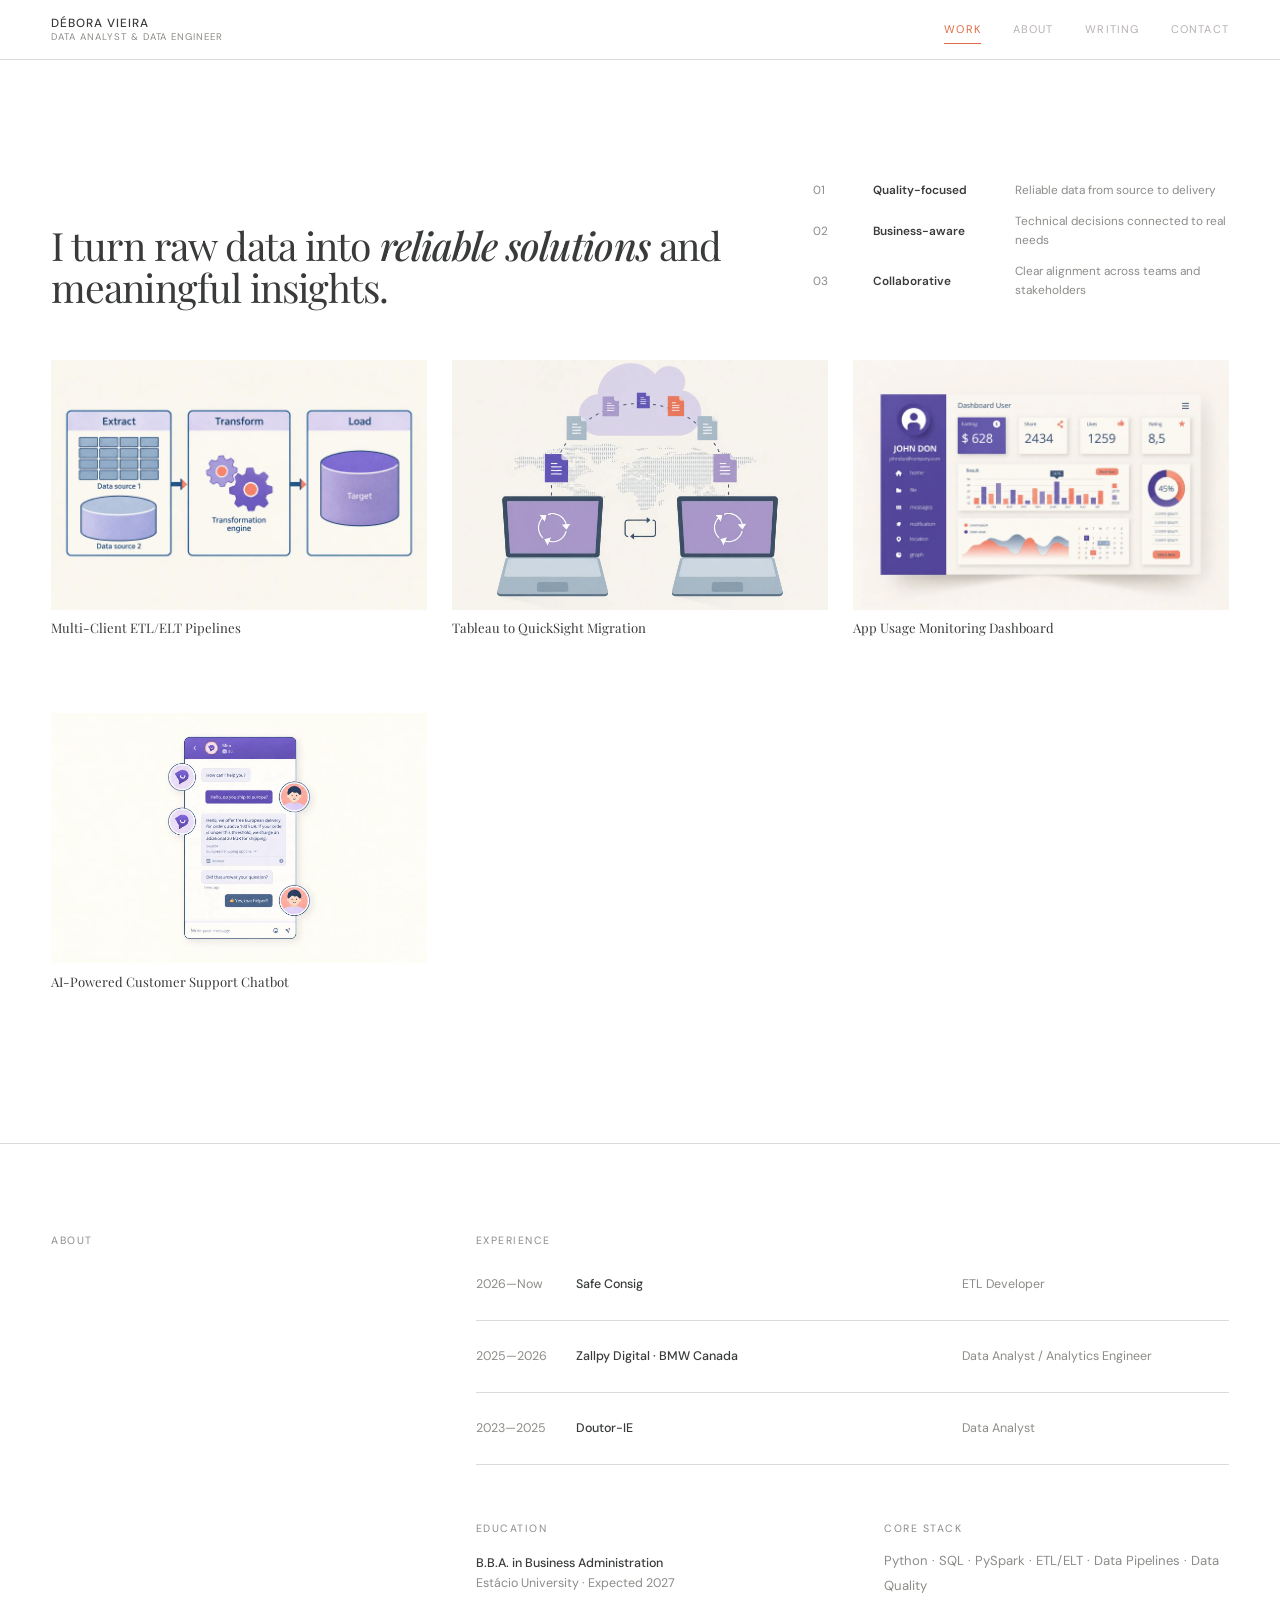
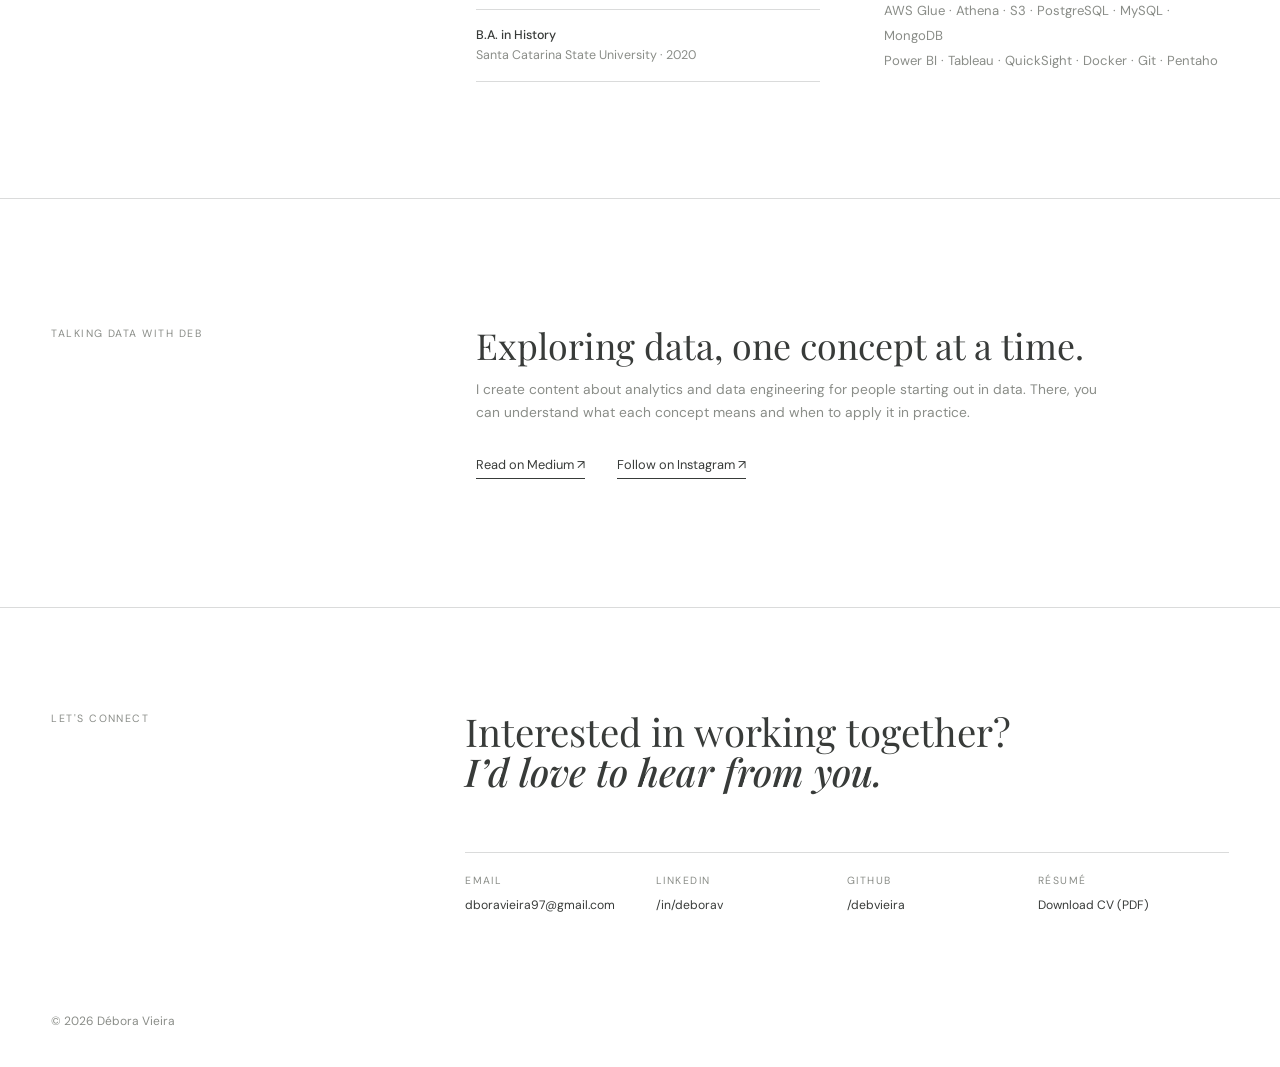
<file: index.html>
<!doctype html>
<html lang="en">
<head>
  <meta charset="utf-8">
  <meta name="viewport" content="width=device-width, initial-scale=1">
  <meta name="description" content="Débora Vieira — Data Analyst and Data Engineer portfolio.">
  <title>Débora Vieira — Data Portfolio</title>
  <link rel="preconnect" href="https://fonts.googleapis.com">
  <link rel="preconnect" href="https://fonts.gstatic.com" crossorigin>
  <link href="https://fonts.googleapis.com/css2?family=DM+Sans:wght@400;500;600&family=Playfair+Display:ital,wght@0,400;0,500;1,400;1,500&display=swap" rel="stylesheet">
  <link rel="stylesheet" href="assets/styles.css">
<link rel="stylesheet" href="assets/refinements.css">
<link rel="stylesheet" href="assets/type-scale.css">
  <script src="assets/script.js" defer>
</script>
</head>
<body>
  <header class="site-header">
    <a class="brand" href="index.html">
<strong>Débora Vieira</strong>
<span>Data Analyst &amp; Data Engineer</span>
</a>
    <button class="menu-toggle" aria-expanded="false" aria-controls="site-nav">Menu</button>
    <nav id="site-nav" aria-label="Primary navigation">
      <a class="active" href="#work">Work</a>
<a href="#about">About</a>
<a href="#writing">Writing</a>
<a href="#contact">Contact</a>
    </nav>
  </header>

  <main>
    <section class="hero wrap reveal">
      <div class="hero-grid">
        <h1>I turn raw data into <em>reliable solutions</em> and meaningful insights.</h1>
        <div class="quality-list" aria-label="Professional qualities">
          <div>
<span>01</span>
<strong>Quality-focused</strong>
<span>Reliable data from source to delivery</span>
</div>
          <div>
<span>02</span>
<strong>Business-aware</strong>
<span>Technical decisions connected to real needs</span>
</div>
          <div>
<span>03</span>
<strong>Collaborative</strong>
<span>Clear alignment across teams and stakeholders</span>
</div>
        </div>
      </div>
    </section>

    <section id="work" class="work wrap">
      <div class="project-grid">
        <a class="project-card reveal" href="projects/etl-pipelines.html">
<div class="image-wrap">
<img src="assets/images/etl-pipelines-final.webp" alt="Extract, transform and load workflow for multi-client data pipelines">
</div>
<h2>Multi-Client ETL/ELT Pipelines</h2>
</a>
        <a class="project-card reveal" href="projects/cloud-migration.html">
<div class="image-wrap">
<img src="assets/images/cloud-migration-final.webp" alt="Cloud-based data synchronization representing a Tableau to QuickSight migration">
</div>
<h2>Tableau to QuickSight Migration</h2>
</a>
<a class="project-card reveal" href="projects/app-monitoring.html">
<div class="image-wrap">
<img src="assets/images/app-monitoring-final.webp" alt="Application usage monitoring dashboard with metrics and charts">
</div>
<h2>App Usage Monitoring Dashboard</h2>
</a>
        <a class="project-card reveal" href="projects/ai-chatbot.html">
<div class="image-wrap">
<img src="assets/images/ai-chatbot-final.webp" alt="AI-powered customer support chatbot conversation interface">
</div>
<h2>AI-Powered Customer Support Chatbot</h2>
</a>
      </div>
    </section>

    <section id="about" class="home-about wrap reveal">
      <p class="eyebrow">About</p>
      <div class="about-details">
        <div class="experience-list">
<p class="eyebrow">Experience</p>
<div class="compact-row">
<span>2026—Now</span>
<strong>Safe Consig</strong>
<span>ETL Developer</span>
</div>
<div class="compact-row">
<span>2025—2026</span>
<strong>Zallpy Digital · BMW Canada</strong>
<span>Data Analyst / Analytics Engineer</span>
</div>
<div class="compact-row">
<span>2023—2025</span>
<strong>Doutor-IE</strong>
<span>Data Analyst</span>
</div>
</div>
        <div class="about-lower">
<div class="education">
<p class="eyebrow">Education</p>
<div class="compact-block">
<strong>B.B.A. in Business Administration</strong>
<span>Estácio University · Expected 2027</span>
</div>
<div class="compact-block">
<strong>B.A. in History</strong>
<span>Santa Catarina State University · 2020</span>
</div>
</div>
<div class="core-stack">
<p class="eyebrow">Core stack</p>
<p class="stack-list">Python · SQL · PySpark · ETL/ELT · Data Pipelines · Data Quality<br>AWS Glue · Athena · S3 · PostgreSQL · MySQL · MongoDB<br>Power BI · Tableau · QuickSight · Docker · Git · Pentaho</p>
</div>
</div>
      </div>
    </section>

    <section id="writing" class="writing wrap reveal">
      <p class="eyebrow">Talking Data with Deb</p>
      <div>
<h2>Exploring data, one concept at a time.</h2>
<p>I create content about analytics and data engineering for people starting out in data. There, you can understand what each concept means and when to apply it in practice.</p>
<div class="link-row">
<a class="text-link" href="https://medium.com/@talkingdata.withdeb" target="_blank" rel="noopener">Read on Medium ↗</a>
<a class="text-link" href="https://www.instagram.com/talkingdata.withdeb/" target="_blank" rel="noopener">Follow on Instagram ↗</a>
</div>
</div>
    </section>
  </main>

  <footer id="contact" class="site-footer">
    <div class="wrap footer-grid">
<p class="eyebrow">Let's connect</p>
<h2>Interested in working together?<br>
<em>I’d love to hear from you.</em>
</h2>
<div class="footer-links">
<a href="mailto:dboravieira97@gmail.com">
<small>Email</small>
<span>dboravieira97@gmail.com</span>
</a>
<a href="https://www.linkedin.com/in/deborav/" target="_blank" rel="noopener">
<small>LinkedIn</small>
<span>/in/deborav</span>
</a>
<a href="https://github.com/debvieira" target="_blank" rel="noopener">
<small>GitHub</small>
<span>/debvieira</span>
</a>
<a href="Debora_Vieira_Resume.pdf" target="_blank" rel="noopener">
<small>Résumé</small>
<span>Download CV (PDF)</span>
</a>
</div>
<p class="copyright">© <span data-year>
</span> Débora Vieira</p>
</div>
  </footer>
</body>
</html>
</file>
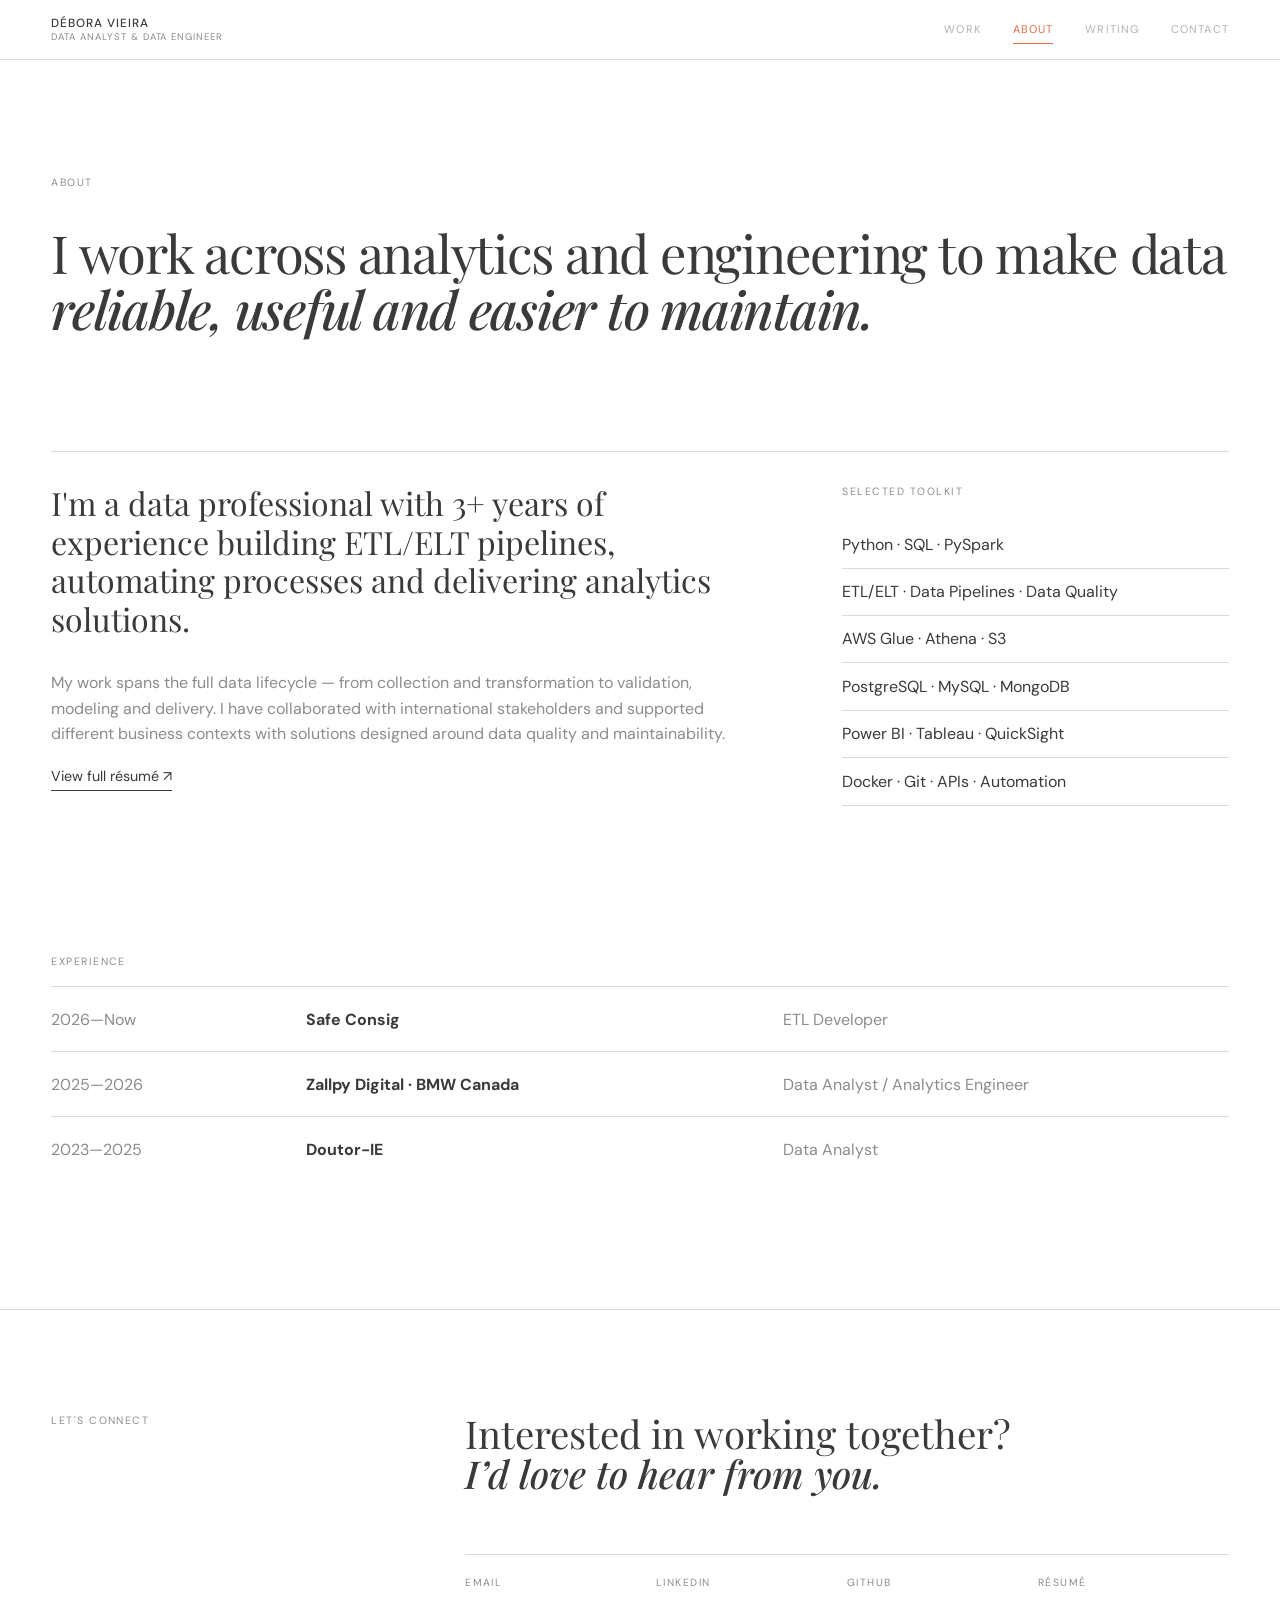
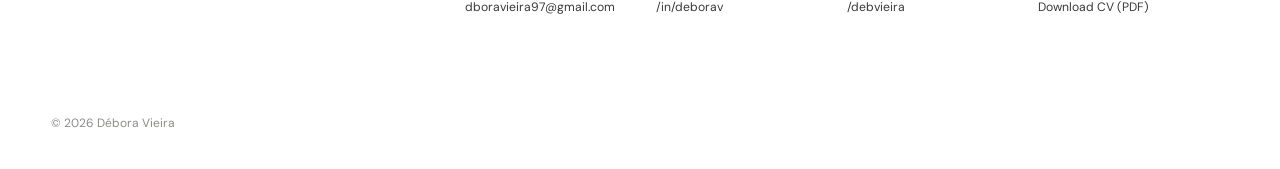
<file: about.html>
<!doctype html><html lang="en"><head><meta charset="utf-8"><meta name="viewport" content="width=device-width, initial-scale=1"><meta name="description" content="About Débora Vieira, Data Analyst and Data Engineer."><title>About — Débora Vieira</title><link rel="preconnect" href="https://fonts.googleapis.com"><link rel="preconnect" href="https://fonts.gstatic.com" crossorigin><link href="https://fonts.googleapis.com/css2?family=DM+Sans:wght@400;500;600&family=Playfair+Display:ital,wght@0,400;0,500;1,400;1,500&display=swap" rel="stylesheet"><link rel="stylesheet" href="assets/styles.css"><link rel="stylesheet" href="assets/refinements.css"><link rel="stylesheet" href="assets/type-scale.css"><script src="assets/script.js" defer></script></head>
<body><header class="site-header"><a class="brand" href="index.html"><strong>Débora Vieira</strong><span>Data Analyst &amp; Data Engineer</span></a><button class="menu-toggle" aria-expanded="false" aria-controls="site-nav">Menu</button><nav id="site-nav"><a href="index.html#work">Work</a><a class="active" href="about.html">About</a><a href="index.html#writing">Writing</a><a href="index.html#contact">Contact</a></nav></header>
<main class="wrap page-main"><section class="about-intro reveal"><p class="eyebrow">About</p><h1>I work across analytics and engineering to make data <em>reliable, useful and easier to maintain.</em></h1></section><section class="about-grid reveal"><div><p class="lead">I'm a data professional with 3+ years of experience building ETL/ELT pipelines, automating processes and delivering analytics solutions.</p><p>My work spans the full data lifecycle — from collection and transformation to validation, modeling and delivery. I have collaborated with international stakeholders and supported different business contexts with solutions designed around data quality and maintainability.</p><a class="text-link" href="Debora_Vieira_Resume.pdf" target="_blank" rel="noopener">View full résumé ↗</a></div><div class="skills"><p class="eyebrow">Selected toolkit</p><ul><li>Python · SQL · PySpark</li><li>ETL/ELT · Data Pipelines · Data Quality</li><li>AWS Glue · Athena · S3</li><li>PostgreSQL · MySQL · MongoDB</li><li>Power BI · Tableau · QuickSight</li><li>Docker · Git · APIs · Automation</li></ul></div></section><section class="experience reveal"><p class="eyebrow">Experience</p><div class="experience-row"><span>2026—Now</span><strong>Safe Consig</strong><p>ETL Developer</p></div><div class="experience-row"><span>2025—2026</span><strong>Zallpy Digital · BMW Canada</strong><p>Data Analyst / Analytics Engineer</p></div><div class="experience-row"><span>2023—2025</span><strong>Doutor-IE</strong><p>Data Analyst</p></div></section></main>
<footer id="contact" class="site-footer"><div class="wrap footer-grid"><p class="eyebrow">Let's connect</p><h2>Interested in working together?<br><em>I’d love to hear from you.</em></h2><div class="footer-links"><a href="mailto:dboravieira97@gmail.com"><small>Email</small><span>dboravieira97@gmail.com</span></a><a href="https://www.linkedin.com/in/deborav/" target="_blank" rel="noopener"><small>LinkedIn</small><span>/in/deborav</span></a><a href="https://github.com/debvieira" target="_blank" rel="noopener"><small>GitHub</small><span>/debvieira</span></a><a href="Debora_Vieira_Resume.pdf" target="_blank" rel="noopener"><small>Résumé</small><span>Download CV (PDF)</span></a></div><p class="copyright">© <span data-year></span> Débora Vieira</p></div></footer></body></html>
</file>
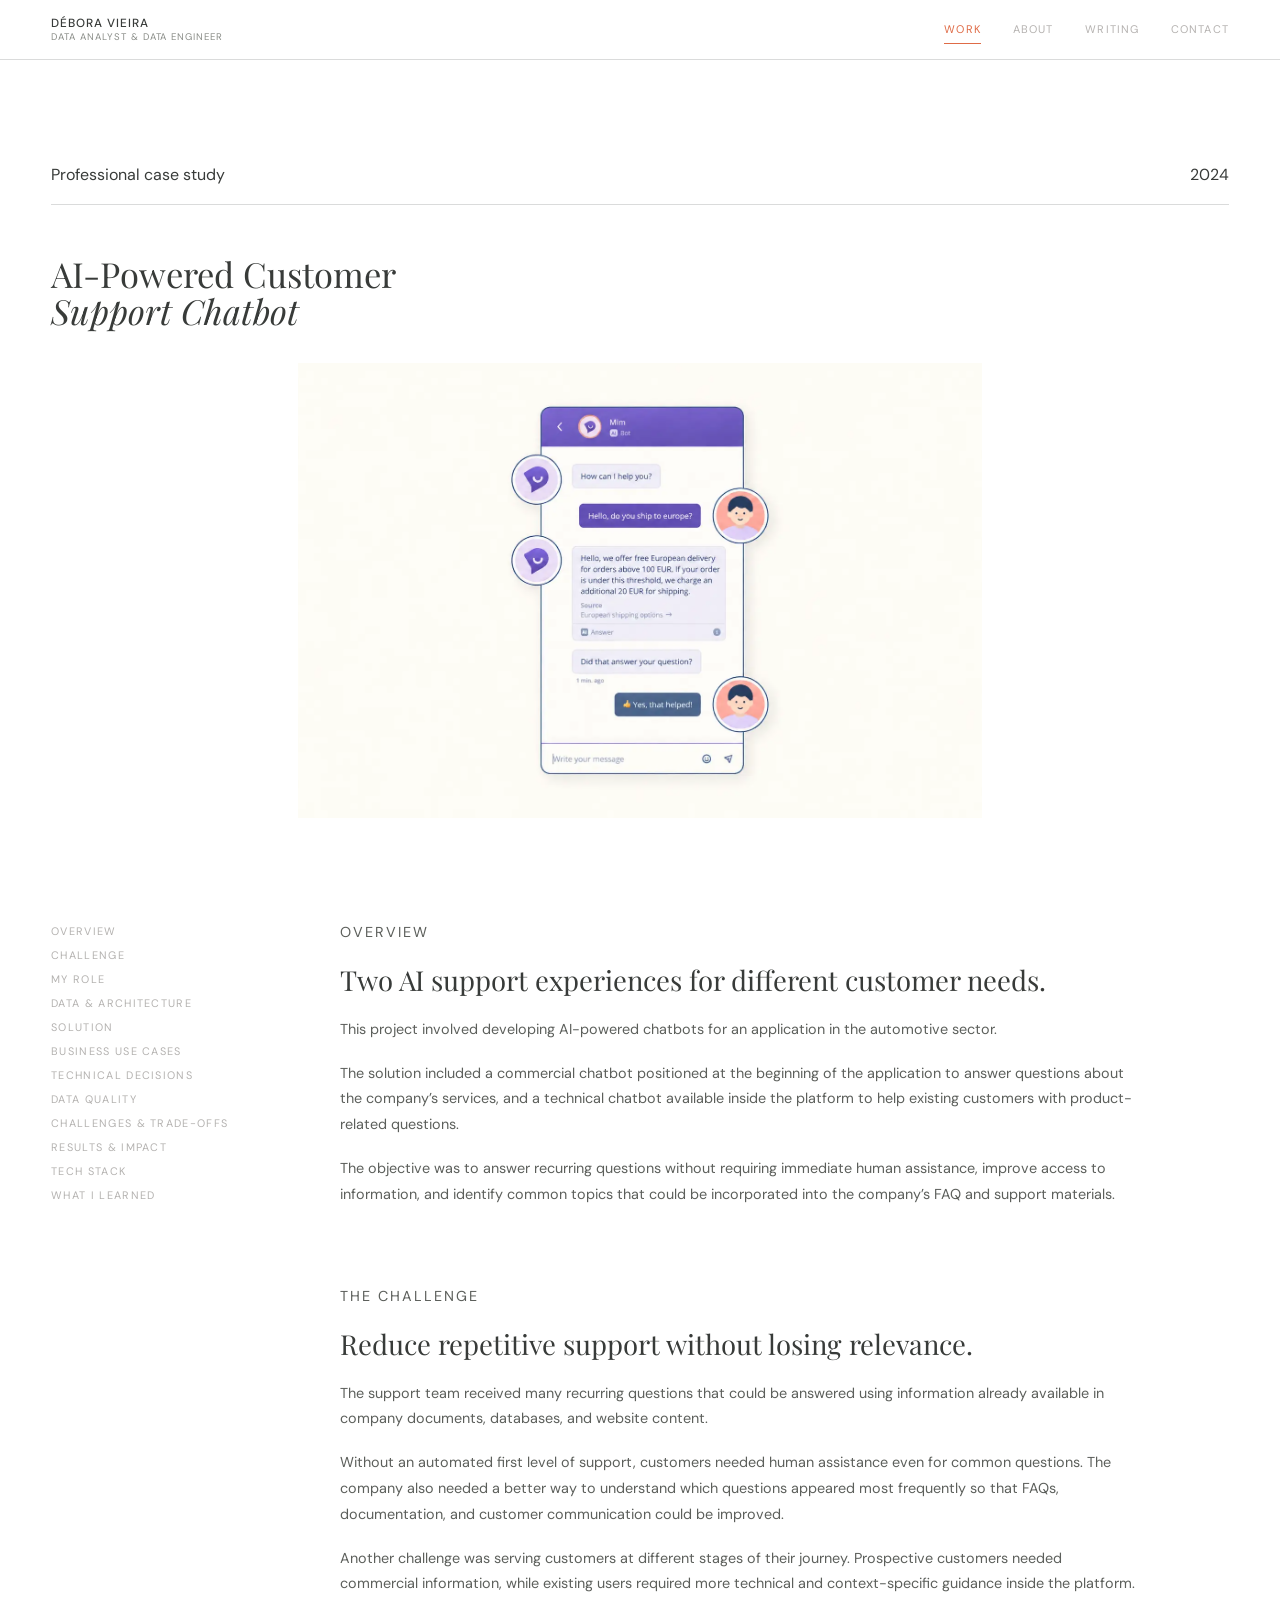
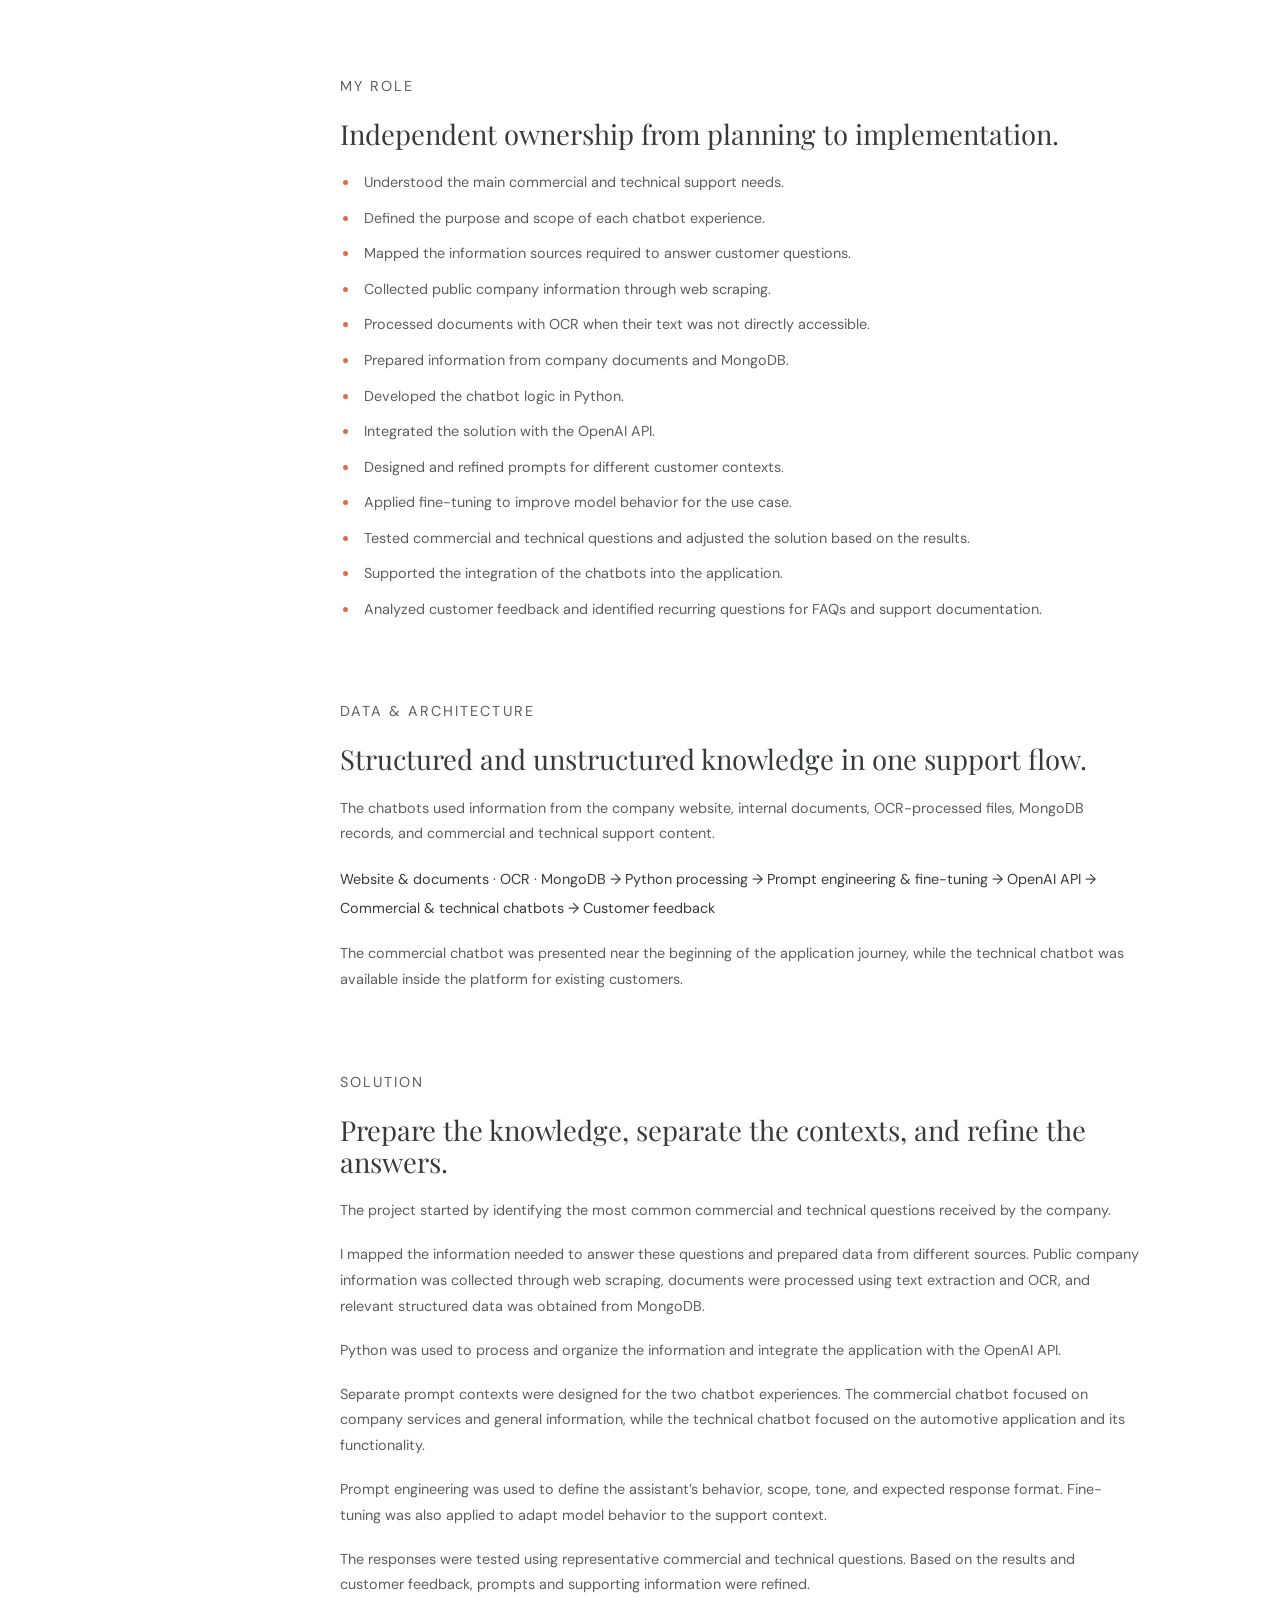
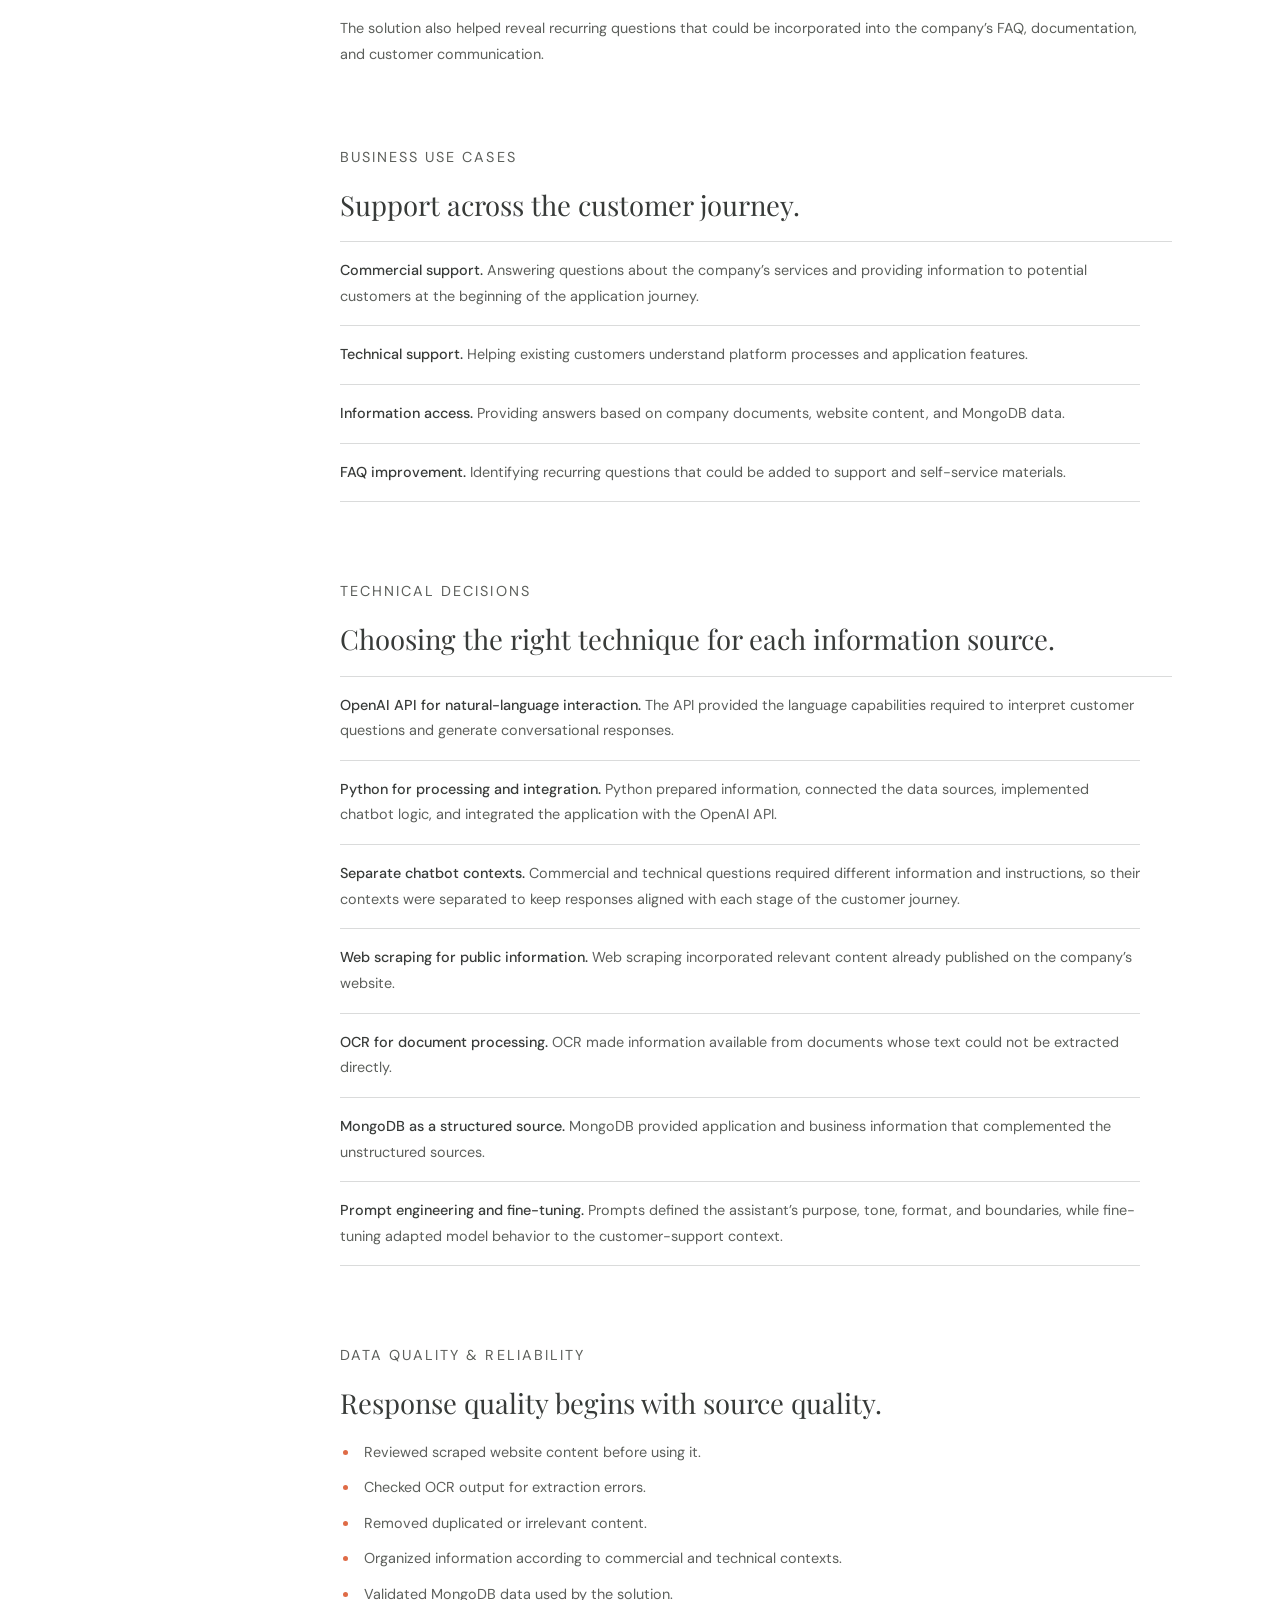
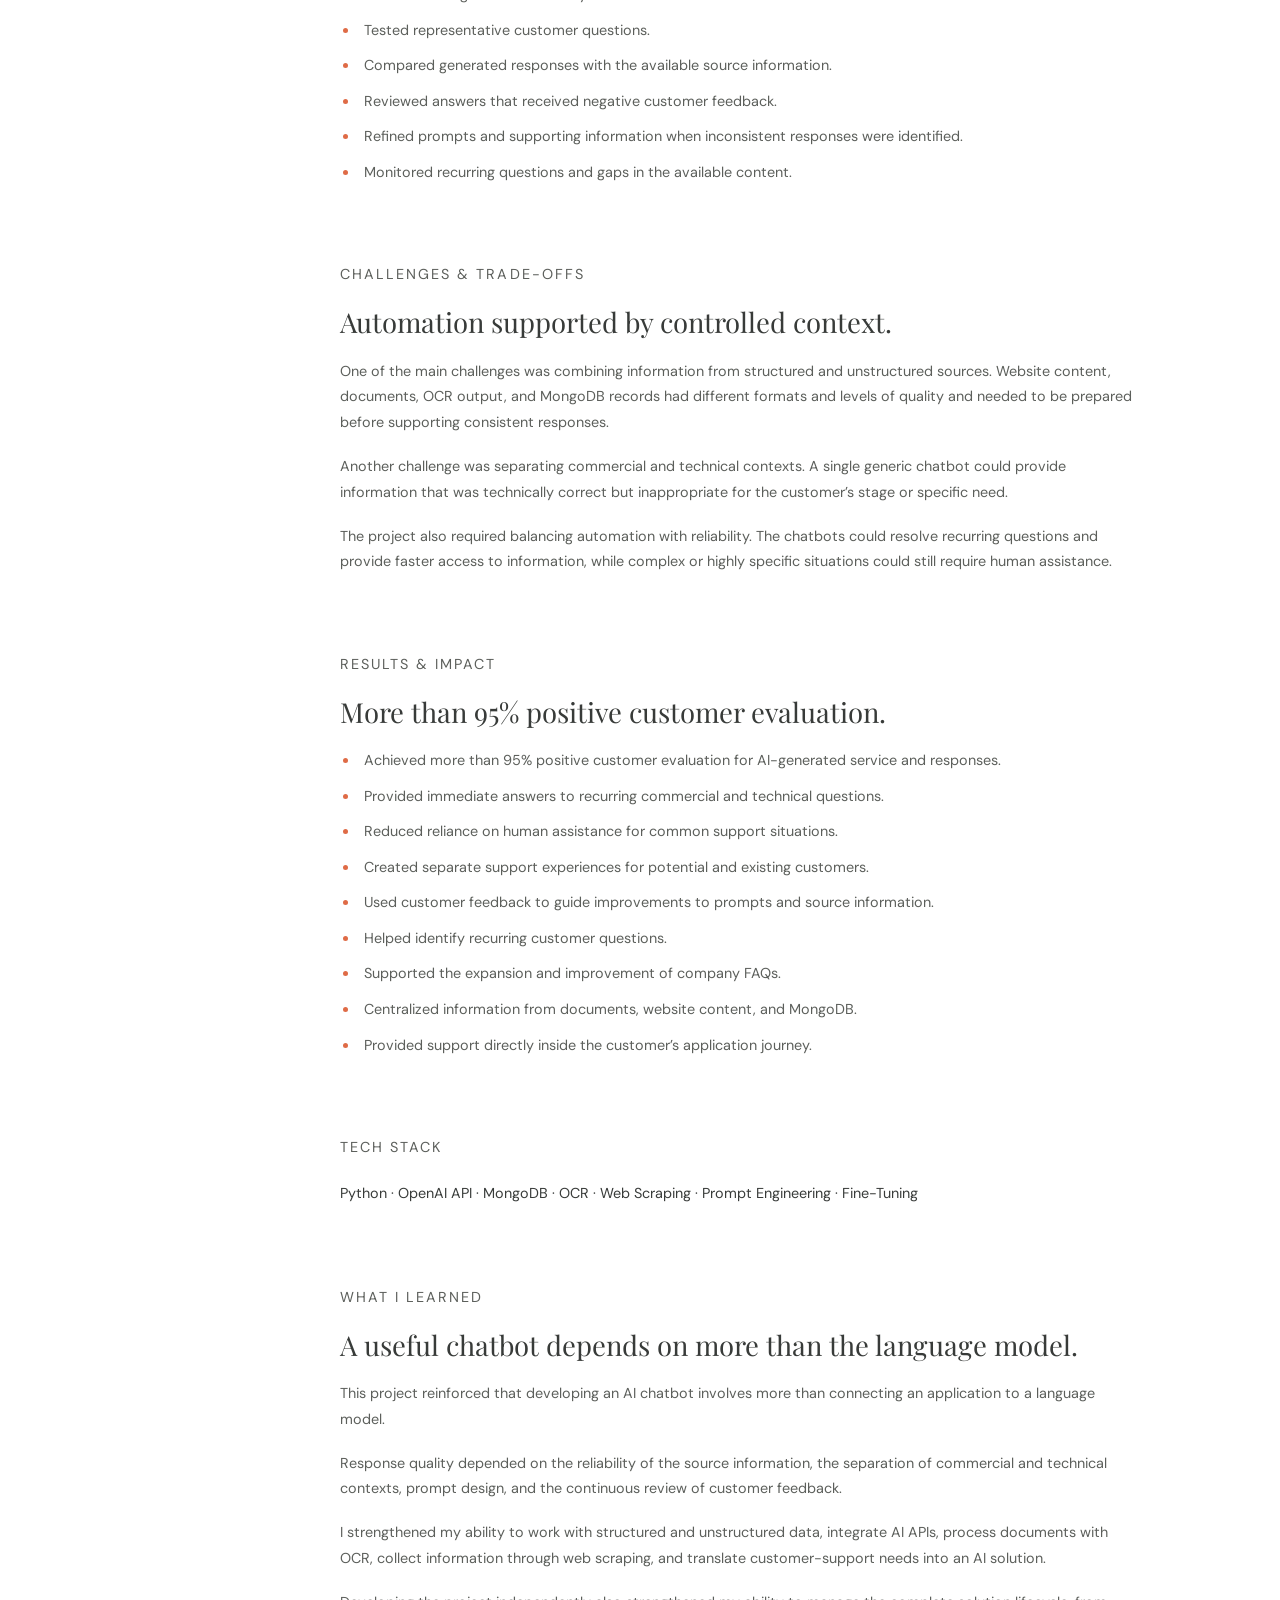
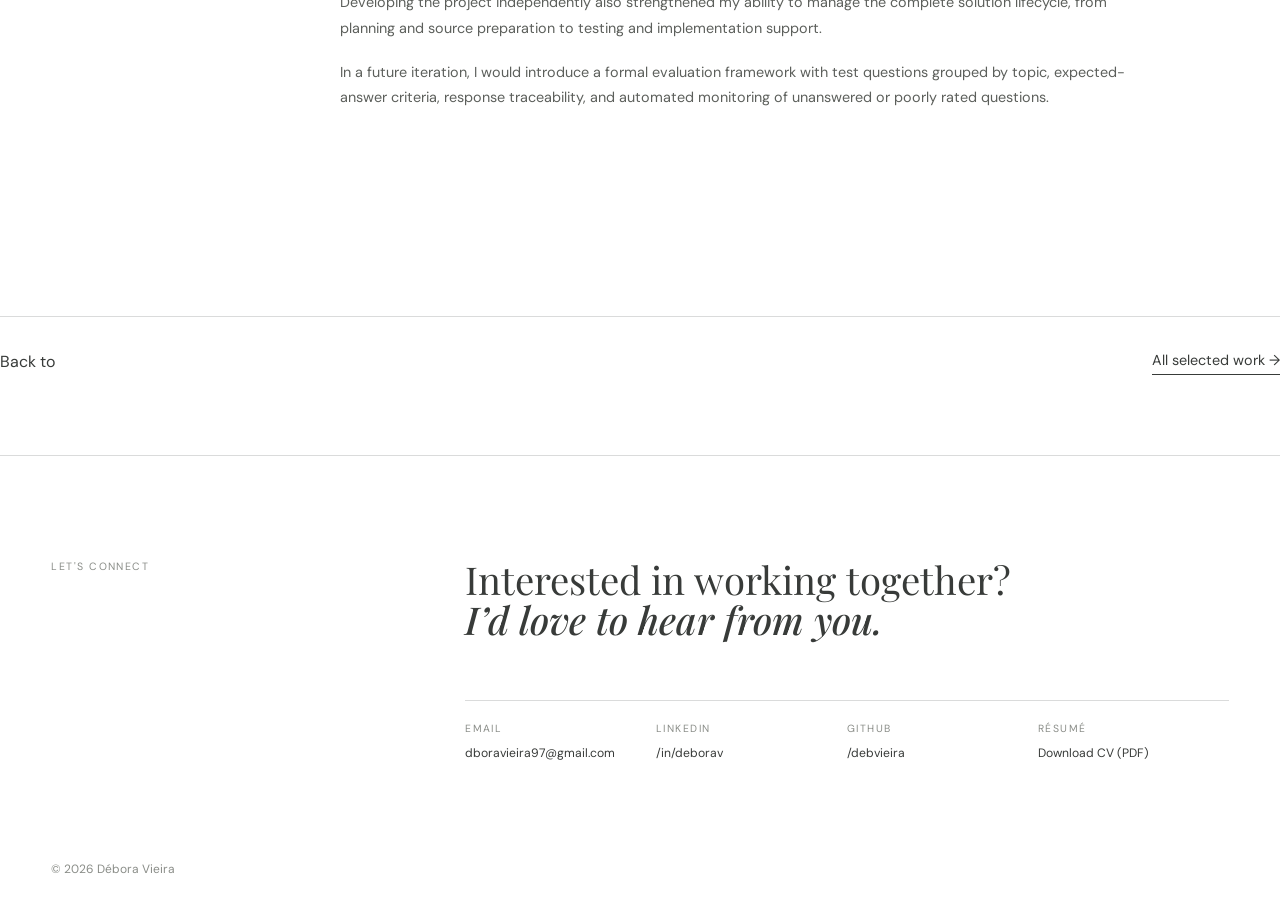
<file: projects/ai-chatbot.html>
<!doctype html>
<html lang="en">
<head>
<meta charset="utf-8">
<meta name="viewport" content="width=device-width, initial-scale=1">
<title>AI-Powered Customer Support Chatbot — Débora Vieira</title>
<link rel="preconnect" href="https://fonts.googleapis.com">
<link rel="preconnect" href="https://fonts.gstatic.com" crossorigin>
<link href="https://fonts.googleapis.com/css2?family=DM+Sans:wght@400;500;600&family=Playfair+Display:ital,wght@0,400;0,500;1,400;1,500&display=swap" rel="stylesheet">
<link rel="stylesheet" href="../assets/styles.css">
<link rel="stylesheet" href="../assets/refinements.css">
<link rel="stylesheet" href="../assets/type-scale.css">
<script src="../assets/script.js" defer>
</script>
</head>
<body>
<header class="site-header">
<a class="brand" href="../index.html">
<strong>Débora Vieira</strong>
<span>Data Analyst &amp; Data Engineer</span>
</a>
<button class="menu-toggle" aria-expanded="false" aria-controls="site-nav">Menu</button>
<nav id="site-nav">
<a class="active" href="../index.html#work">Work</a>
<a href="../about.html">About</a>
<a href="../index.html#writing">Writing</a>
<a href="../index.html#contact">Contact</a>
</nav>
</header>
<main>
<section class="case-hero cloud-case-hero wrap reveal">
<div class="case-topline">
<span>Professional case study</span>
<span>2024</span>
</div>
<h1>AI-Powered Customer<br>
<em>Support Chatbot</em>
</h1>
<div class="case-image-frame">
<img class="case-image" src="../assets/images/ai-chatbot-final.webp" alt="AI-powered customer support chatbot conversation interface">
</div>
</section>
<div class="case-layout case-study-layout wrap">
<aside class="case-facts case-nav" aria-label="Case study sections">
<nav>
<a href="#overview">Overview</a>
<a href="#challenge">Challenge</a>
<a href="#role">My Role</a>
<a href="#architecture">Data &amp; Architecture</a>
<a href="#solution">Solution</a>
<a href="#use-cases">Business Use Cases</a>
<a href="#decisions">Technical Decisions</a>
<a href="#quality">Data Quality</a>
<a href="#trade-offs">Challenges &amp; Trade-offs</a>
<a href="#results">Results &amp; Impact</a>
<a href="#stack">Tech Stack</a>
<a href="#learning">What I Learned</a>
</nav>
</aside>
<article class="case-content">
<section id="overview">
<p class="eyebrow">Overview</p>
<h2>Two AI support experiences for different customer needs.</h2>
<p>This project involved developing AI-powered chatbots for an application in the automotive sector.</p>
<p>The solution included a commercial chatbot positioned at the beginning of the application to answer questions about the company’s services, and a technical chatbot available inside the platform to help existing customers with product-related questions.</p>
<p>The objective was to answer recurring questions without requiring immediate human assistance, improve access to information, and identify common topics that could be incorporated into the company’s FAQ and support materials.</p>
</section>
<section id="challenge">
<p class="eyebrow">The Challenge</p>
<h2>Reduce repetitive support without losing relevance.</h2>
<p>The support team received many recurring questions that could be answered using information already available in company documents, databases, and website content.</p>
<p>Without an automated first level of support, customers needed human assistance even for common questions. The company also needed a better way to understand which questions appeared most frequently so that FAQs, documentation, and customer communication could be improved.</p>
<p>Another challenge was serving customers at different stages of their journey. Prospective customers needed commercial information, while existing users required more technical and context-specific guidance inside the platform.</p>
</section>
<section id="role">
<p class="eyebrow">My Role</p>
<h2>Independent ownership from planning to implementation.</h2>
<ul>
<li>Understood the main commercial and technical support needs.</li>
<li>Defined the purpose and scope of each chatbot experience.</li>
<li>Mapped the information sources required to answer customer questions.</li>
<li>Collected public company information through web scraping.</li>
<li>Processed documents with OCR when their text was not directly accessible.</li>
<li>Prepared information from company documents and MongoDB.</li>
<li>Developed the chatbot logic in Python.</li>
<li>Integrated the solution with the OpenAI API.</li>
<li>Designed and refined prompts for different customer contexts.</li>
<li>Applied fine-tuning to improve model behavior for the use case.</li>
<li>Tested commercial and technical questions and adjusted the solution based on the results.</li>
<li>Supported the integration of the chatbots into the application.</li>
<li>Analyzed customer feedback and identified recurring questions for FAQs and support documentation.</li>
</ul>
</section>
<section id="architecture">
<p class="eyebrow">Data &amp; Architecture</p>
<h2>Structured and unstructured knowledge in one support flow.</h2>
<p>The chatbots used information from the company website, internal documents, OCR-processed files, MongoDB records, and commercial and technical support content.</p>
<p class="stack-line">Website &amp; documents · OCR · MongoDB → Python processing → Prompt engineering &amp; fine-tuning → OpenAI API → Commercial &amp; technical chatbots → Customer feedback</p>
<p>The commercial chatbot was presented near the beginning of the application journey, while the technical chatbot was available inside the platform for existing customers.</p>
</section>
<section id="solution">
<p class="eyebrow">Solution</p>
<h2>Prepare the knowledge, separate the contexts, and refine the answers.</h2>
<p>The project started by identifying the most common commercial and technical questions received by the company.</p>
<p>I mapped the information needed to answer these questions and prepared data from different sources. Public company information was collected through web scraping, documents were processed using text extraction and OCR, and relevant structured data was obtained from MongoDB.</p>
<p>Python was used to process and organize the information and integrate the application with the OpenAI API.</p>
<p>Separate prompt contexts were designed for the two chatbot experiences. The commercial chatbot focused on company services and general information, while the technical chatbot focused on the automotive application and its functionality.</p>
<p>Prompt engineering was used to define the assistant’s behavior, scope, tone, and expected response format. Fine-tuning was also applied to adapt model behavior to the support context.</p>
<p>The responses were tested using representative commercial and technical questions. Based on the results and customer feedback, prompts and supporting information were refined.</p>
<p>The solution also helped reveal recurring questions that could be incorporated into the company’s FAQ, documentation, and customer communication.</p>
</section>
<section id="use-cases">
<p class="eyebrow">Business Use Cases</p>
<h2>Support across the customer journey.</h2>
<div class="decision-list">
<p><strong>Commercial support.</strong> Answering questions about the company’s services and providing information to potential customers at the beginning of the application journey.</p>
<p><strong>Technical support.</strong> Helping existing customers understand platform processes and application features.</p>
<p><strong>Information access.</strong> Providing answers based on company documents, website content, and MongoDB data.</p>
<p><strong>FAQ improvement.</strong> Identifying recurring questions that could be added to support and self-service materials.</p>
</div>
</section>
<section id="decisions">
<p class="eyebrow">Technical Decisions</p>
<h2>Choosing the right technique for each information source.</h2>
<div class="decision-list">
<p><strong>OpenAI API for natural-language interaction.</strong> The API provided the language capabilities required to interpret customer questions and generate conversational responses.</p>
<p><strong>Python for processing and integration.</strong> Python prepared information, connected the data sources, implemented chatbot logic, and integrated the application with the OpenAI API.</p>
<p><strong>Separate chatbot contexts.</strong> Commercial and technical questions required different information and instructions, so their contexts were separated to keep responses aligned with each stage of the customer journey.</p>
<p><strong>Web scraping for public information.</strong> Web scraping incorporated relevant content already published on the company’s website.</p>
<p><strong>OCR for document processing.</strong> OCR made information available from documents whose text could not be extracted directly.</p>
<p><strong>MongoDB as a structured source.</strong> MongoDB provided application and business information that complemented the unstructured sources.</p>
<p><strong>Prompt engineering and fine-tuning.</strong> Prompts defined the assistant’s purpose, tone, format, and boundaries, while fine-tuning adapted model behavior to the customer-support context.</p>
</div>
</section>
<section id="quality">
<p class="eyebrow">Data Quality &amp; Reliability</p>
<h2>Response quality begins with source quality.</h2>
<ul>
<li>Reviewed scraped website content before using it.</li>
<li>Checked OCR output for extraction errors.</li>
<li>Removed duplicated or irrelevant content.</li>
<li>Organized information according to commercial and technical contexts.</li>
<li>Validated MongoDB data used by the solution.</li>
<li>Tested representative customer questions.</li>
<li>Compared generated responses with the available source information.</li>
<li>Reviewed answers that received negative customer feedback.</li>
<li>Refined prompts and supporting information when inconsistent responses were identified.</li>
<li>Monitored recurring questions and gaps in the available content.</li>
</ul>
</section>
<section id="trade-offs">
<p class="eyebrow">Challenges &amp; Trade-offs</p>
<h2>Automation supported by controlled context.</h2>
<p>One of the main challenges was combining information from structured and unstructured sources. Website content, documents, OCR output, and MongoDB records had different formats and levels of quality and needed to be prepared before supporting consistent responses.</p>
<p>Another challenge was separating commercial and technical contexts. A single generic chatbot could provide information that was technically correct but inappropriate for the customer’s stage or specific need.</p>
<p>The project also required balancing automation with reliability. The chatbots could resolve recurring questions and provide faster access to information, while complex or highly specific situations could still require human assistance.</p>
</section>
<section id="results">
<p class="eyebrow">Results &amp; Impact</p>
<h2>More than 95% positive customer evaluation.</h2>
<ul>
<li>Achieved more than 95% positive customer evaluation for AI-generated service and responses.</li>
<li>Provided immediate answers to recurring commercial and technical questions.</li>
<li>Reduced reliance on human assistance for common support situations.</li>
<li>Created separate support experiences for potential and existing customers.</li>
<li>Used customer feedback to guide improvements to prompts and source information.</li>
<li>Helped identify recurring customer questions.</li>
<li>Supported the expansion and improvement of company FAQs.</li>
<li>Centralized information from documents, website content, and MongoDB.</li>
<li>Provided support directly inside the customer’s application journey.</li>
</ul>
</section>
<section id="stack">
<p class="eyebrow">Tech Stack</p>
<p class="stack-line">Python · OpenAI API · MongoDB · OCR · Web Scraping · Prompt Engineering · Fine-Tuning</p>
</section>
<section id="learning">
<p class="eyebrow">What I Learned</p>
<h2>A useful chatbot depends on more than the language model.</h2>
<p>This project reinforced that developing an AI chatbot involves more than connecting an application to a language model.</p>
<p>Response quality depended on the reliability of the source information, the separation of commercial and technical contexts, prompt design, and the continuous review of customer feedback.</p>
<p>I strengthened my ability to work with structured and unstructured data, integrate AI APIs, process documents with OCR, collect information through web scraping, and translate customer-support needs into an AI solution.</p>
<p>Developing the project independently also strengthened my ability to manage the complete solution lifecycle, from planning and source preparation to testing and implementation support.</p>
<p>In a future iteration, I would introduce a formal evaluation framework with test questions grouped by topic, expected-answer criteria, response traceability, and automated monitoring of unanswered or poorly rated questions.</p>
</section>
</article>
</div>
<div class="next-project wrap">
<span>Back to</span>
<a class="text-link" href="../index.html#work">All selected work →</a>
</div>
</main>
<footer class="site-footer">
<div class="wrap footer-grid">
<p class="eyebrow">Let's connect</p>
<h2>Interested in working together?<br>
<em>I’d love to hear from you.</em>
</h2>
<div class="footer-links">
<a href="mailto:dboravieira97@gmail.com">
<small>Email</small>
<span>dboravieira97@gmail.com</span>
</a>
<a href="https://www.linkedin.com/in/deborav/" target="_blank" rel="noopener">
<small>LinkedIn</small>
<span>/in/deborav</span>
</a>
<a href="https://github.com/debvieira" target="_blank" rel="noopener">
<small>GitHub</small>
<span>/debvieira</span>
</a>
<a href="../Debora_Vieira_Resume.pdf" target="_blank" rel="noopener">
<small>Résumé</small>
<span>Download CV (PDF)</span>
</a>
</div>
<p class="copyright">© <span data-year>
</span> Débora Vieira</p>
</div>
</footer>
</body>
</html>
</file>
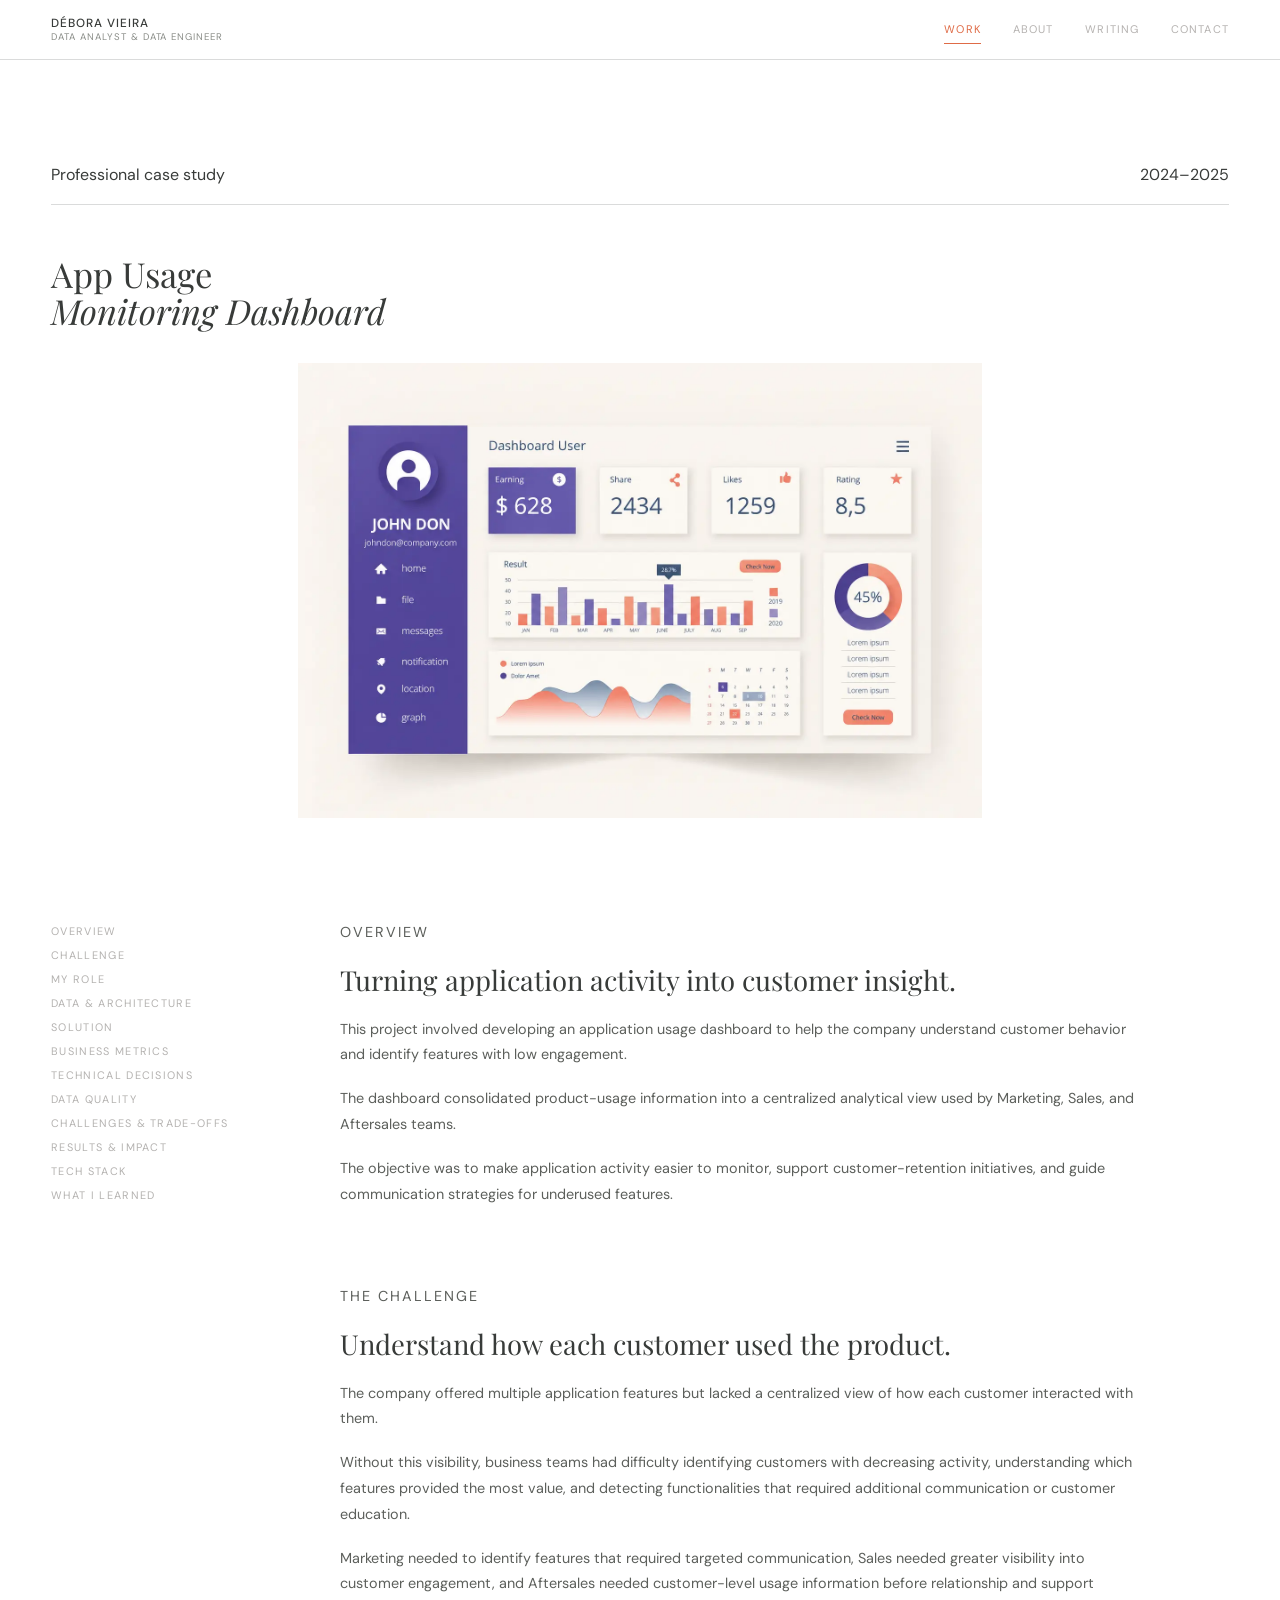
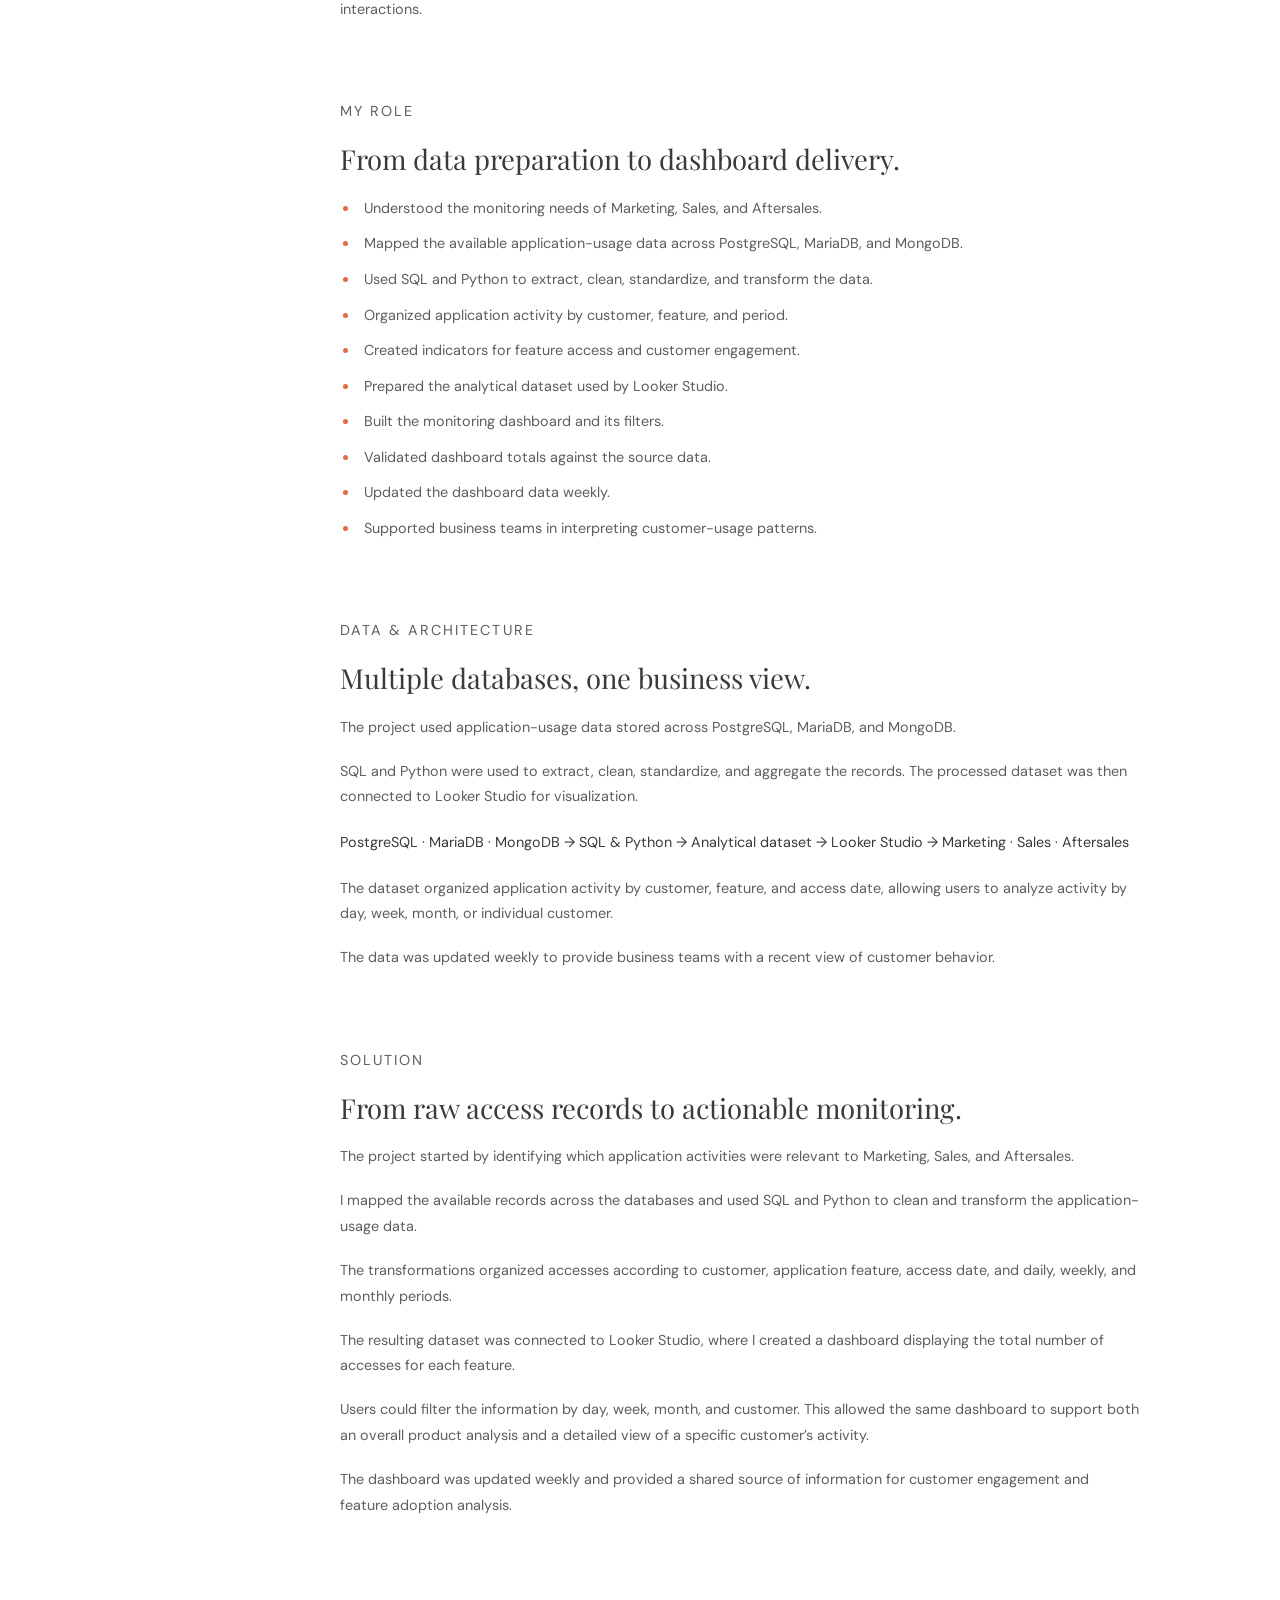
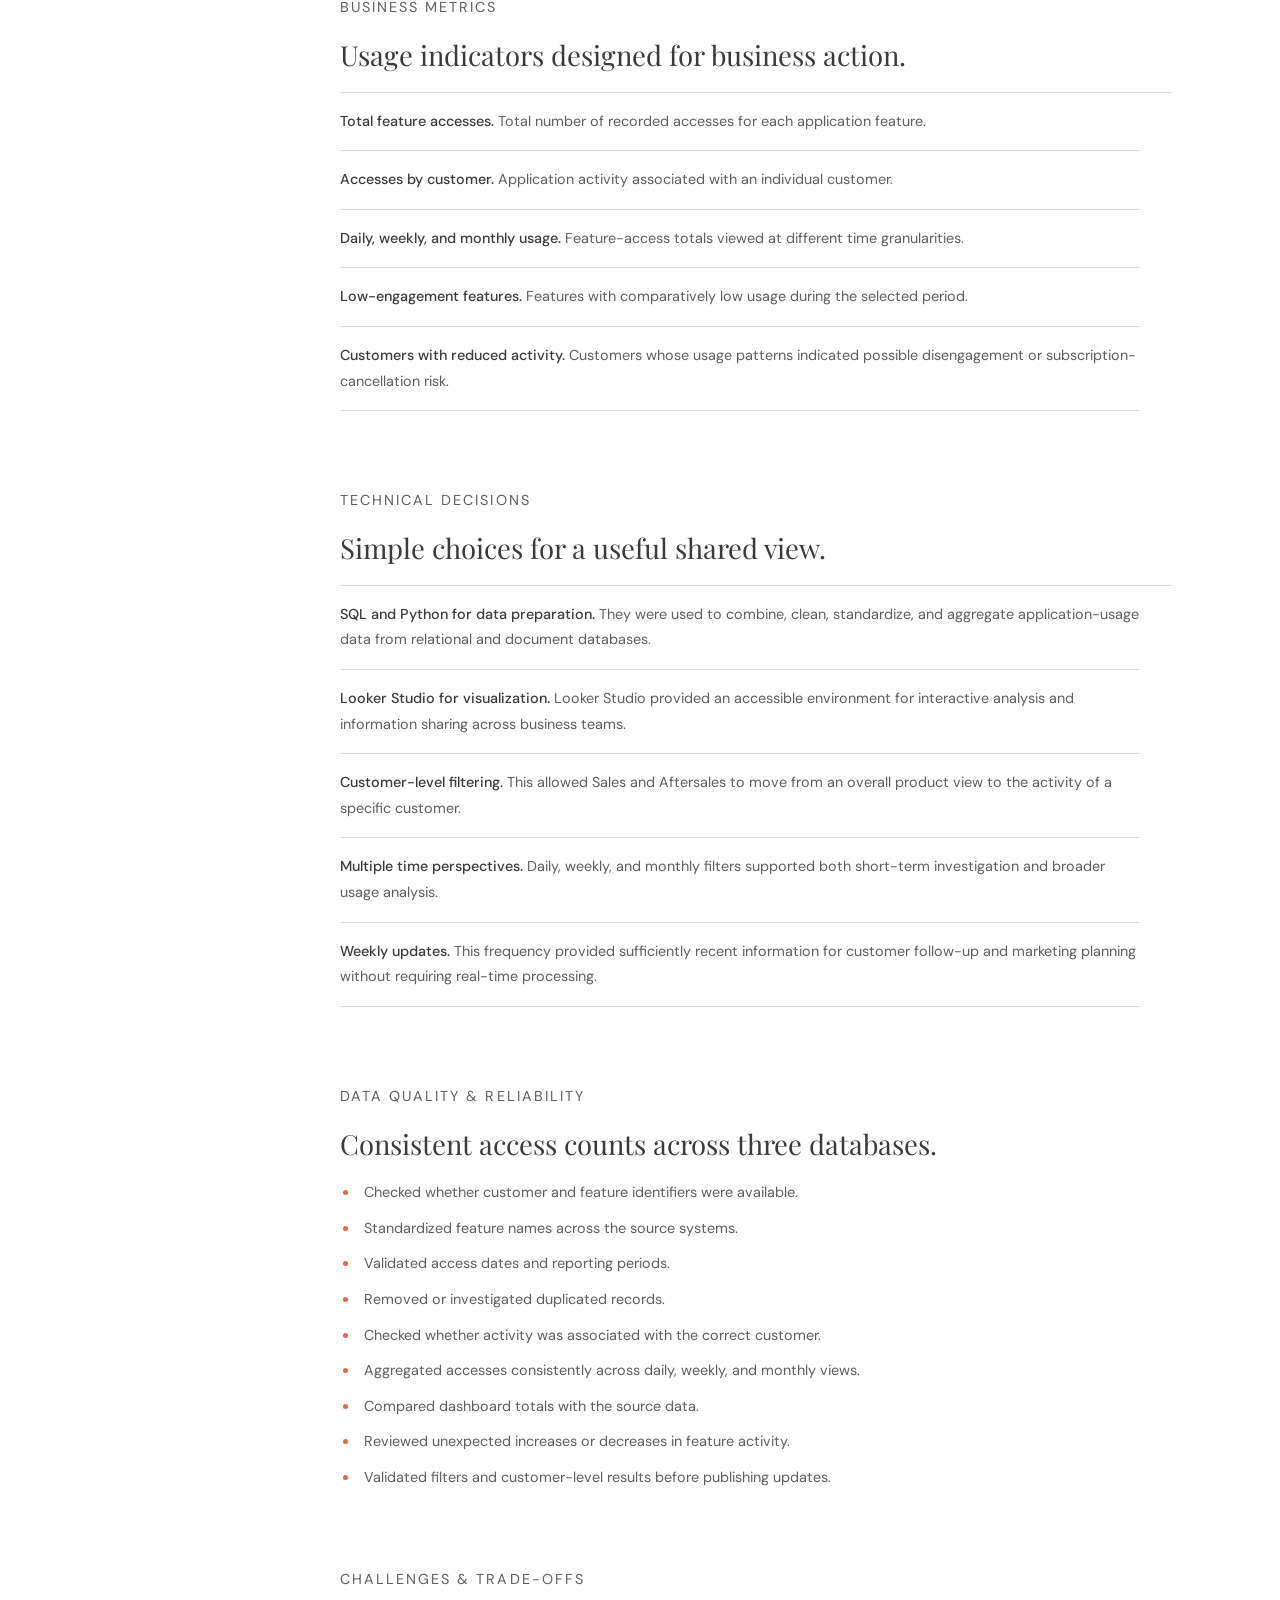
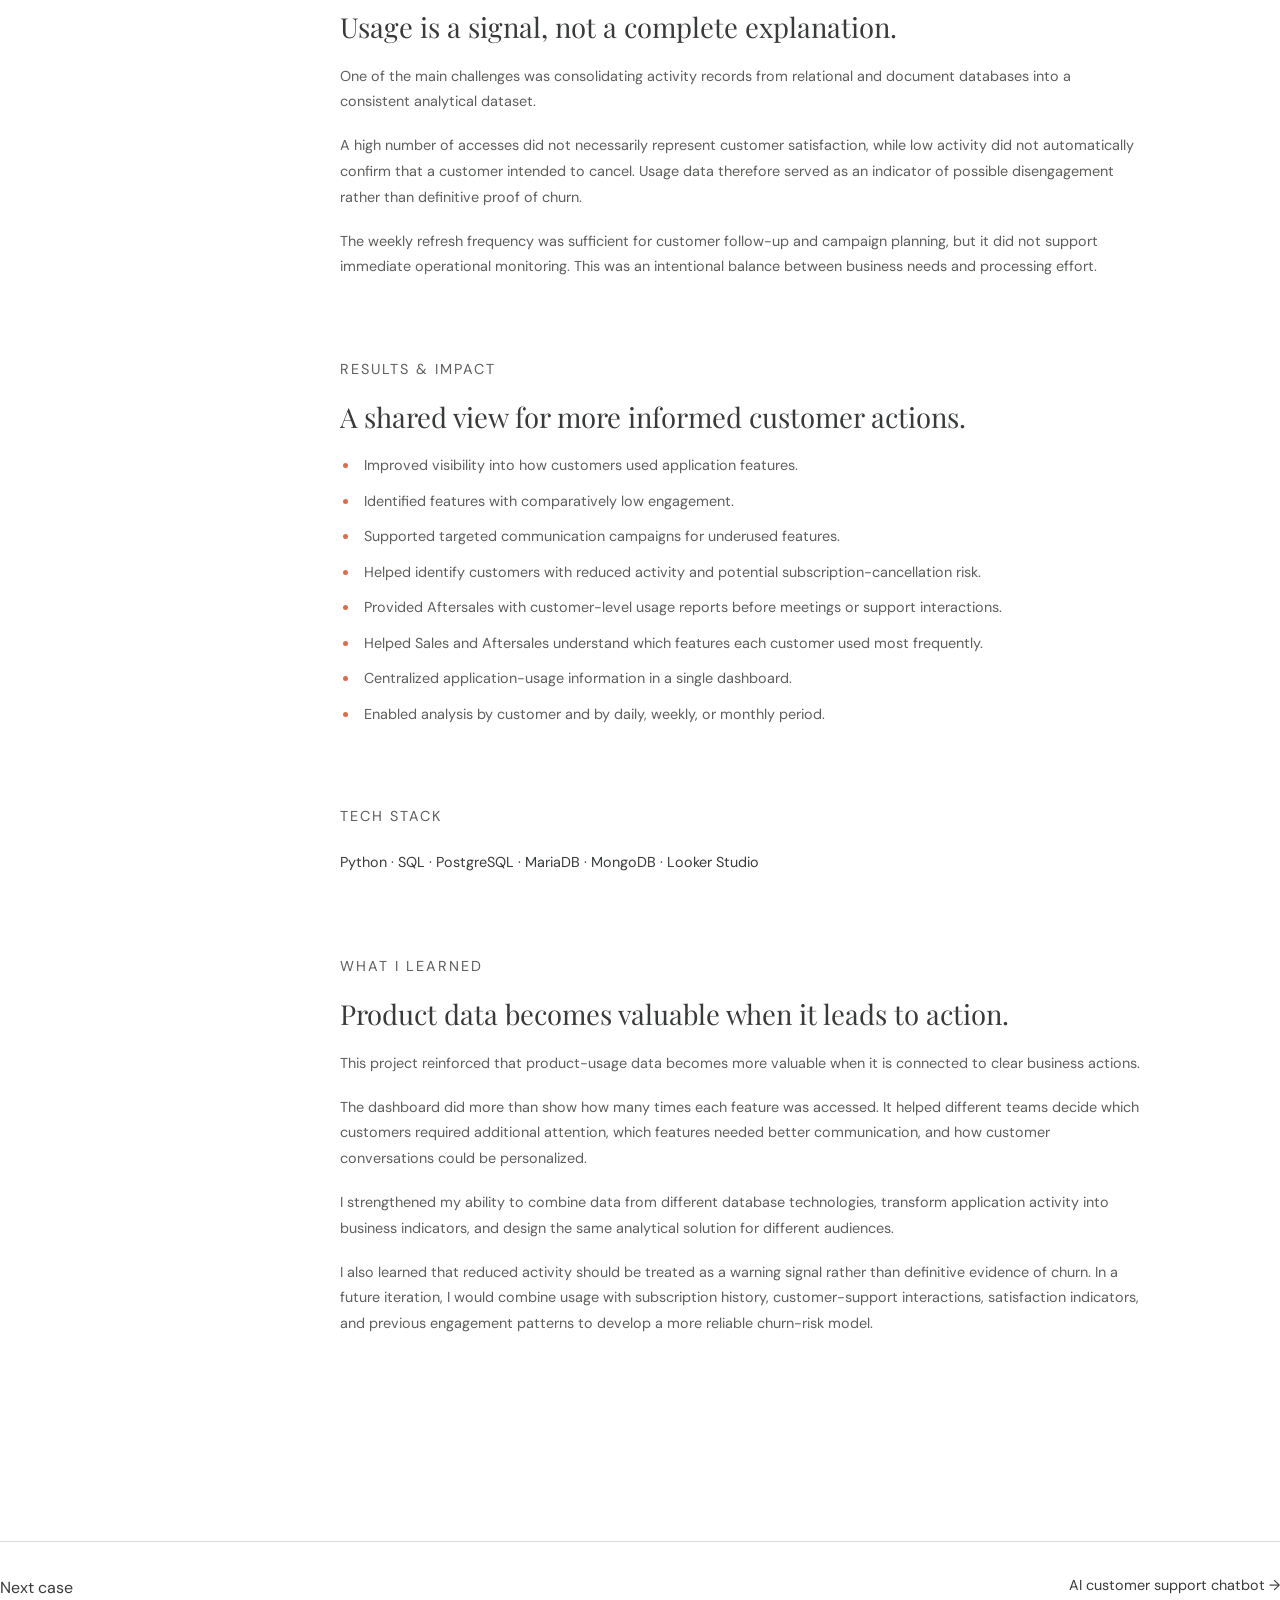
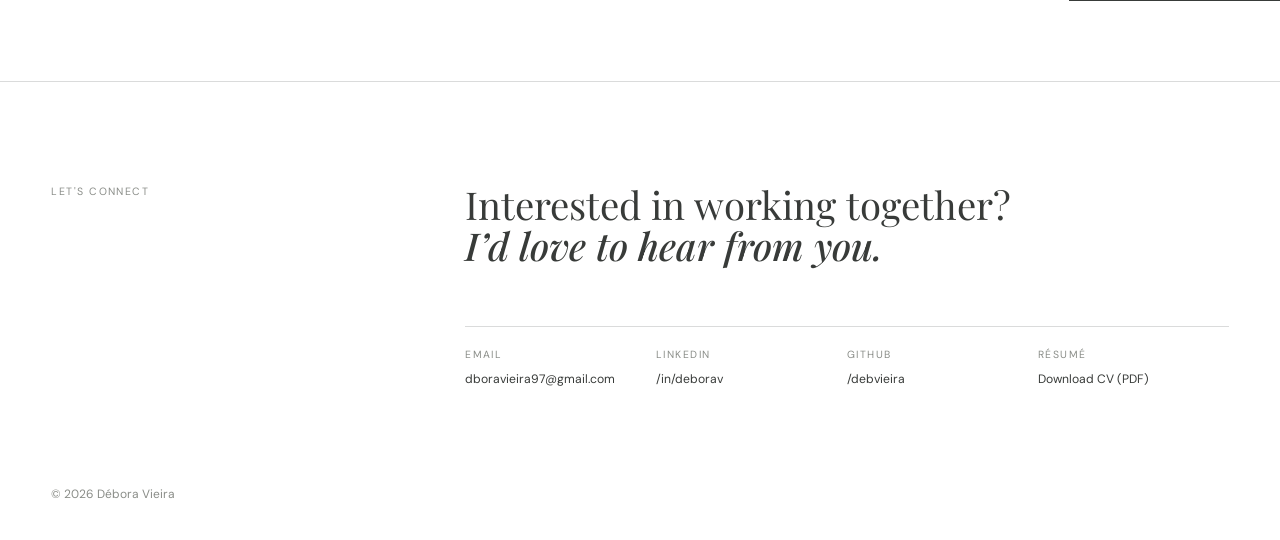
<file: projects/app-monitoring.html>
<!doctype html>
<html lang="en">
<head>
<meta charset="utf-8">
<meta name="viewport" content="width=device-width, initial-scale=1">
<title>App Usage Monitoring Dashboard — Débora Vieira</title>
<link rel="preconnect" href="https://fonts.googleapis.com">
<link rel="preconnect" href="https://fonts.gstatic.com" crossorigin>
<link href="https://fonts.googleapis.com/css2?family=DM+Sans:wght@400;500;600&family=Playfair+Display:ital,wght@0,400;0,500;1,400;1,500&display=swap" rel="stylesheet">
<link rel="stylesheet" href="../assets/styles.css">
<link rel="stylesheet" href="../assets/refinements.css">
<link rel="stylesheet" href="../assets/type-scale.css">
<script src="../assets/script.js" defer>
</script>
</head>
<body>
<header class="site-header">
<a class="brand" href="../index.html">
<strong>Débora Vieira</strong>
<span>Data Analyst &amp; Data Engineer</span>
</a>
<button class="menu-toggle" aria-expanded="false" aria-controls="site-nav">Menu</button>
<nav id="site-nav">
<a class="active" href="../index.html#work">Work</a>
<a href="../about.html">About</a>
<a href="../index.html#writing">Writing</a>
<a href="../index.html#contact">Contact</a>
</nav>
</header>
<main>
<section class="case-hero cloud-case-hero wrap reveal">
<div class="case-topline">
<span>Professional case study</span>
<span>2024–2025</span>
</div>
<h1>App Usage<br>
<em>Monitoring Dashboard</em>
</h1>
<div class="case-image-frame">
<img class="case-image" src="../assets/images/app-monitoring-final.webp" alt="Application usage monitoring dashboard with metrics and charts">
</div>
</section>
<div class="case-layout case-study-layout wrap">
<aside class="case-facts case-nav" aria-label="Case study sections">
<nav>
<a href="#overview">Overview</a>
<a href="#challenge">Challenge</a>
<a href="#role">My Role</a>
<a href="#architecture">Data &amp; Architecture</a>
<a href="#solution">Solution</a>
<a href="#metrics">Business Metrics</a>
<a href="#decisions">Technical Decisions</a>
<a href="#quality">Data Quality</a>
<a href="#trade-offs">Challenges &amp; Trade-offs</a>
<a href="#results">Results &amp; Impact</a>
<a href="#stack">Tech Stack</a>
<a href="#learning">What I Learned</a>
</nav>
</aside>
<article class="case-content">
<section id="overview">
<p class="eyebrow">Overview</p>
<h2>Turning application activity into customer insight.</h2>
<p>This project involved developing an application usage dashboard to help the company understand customer behavior and identify features with low engagement.</p>
<p>The dashboard consolidated product-usage information into a centralized analytical view used by Marketing, Sales, and Aftersales teams.</p>
<p>The objective was to make application activity easier to monitor, support customer-retention initiatives, and guide communication strategies for underused features.</p>
</section>
<section id="challenge">
<p class="eyebrow">The Challenge</p>
<h2>Understand how each customer used the product.</h2>
<p>The company offered multiple application features but lacked a centralized view of how each customer interacted with them.</p>
<p>Without this visibility, business teams had difficulty identifying customers with decreasing activity, understanding which features provided the most value, and detecting functionalities that required additional communication or customer education.</p>
<p>Marketing needed to identify features that required targeted communication, Sales needed greater visibility into customer engagement, and Aftersales needed customer-level usage information before relationship and support interactions.</p>
</section>
<section id="role">
<p class="eyebrow">My Role</p>
<h2>From data preparation to dashboard delivery.</h2>
<ul>
<li>Understood the monitoring needs of Marketing, Sales, and Aftersales.</li>
<li>Mapped the available application-usage data across PostgreSQL, MariaDB, and MongoDB.</li>
<li>Used SQL and Python to extract, clean, standardize, and transform the data.</li>
<li>Organized application activity by customer, feature, and period.</li>
<li>Created indicators for feature access and customer engagement.</li>
<li>Prepared the analytical dataset used by Looker Studio.</li>
<li>Built the monitoring dashboard and its filters.</li>
<li>Validated dashboard totals against the source data.</li>
<li>Updated the dashboard data weekly.</li>
<li>Supported business teams in interpreting customer-usage patterns.</li>
</ul>
</section>
<section id="architecture">
<p class="eyebrow">Data &amp; Architecture</p>
<h2>Multiple databases, one business view.</h2>
<p>The project used application-usage data stored across PostgreSQL, MariaDB, and MongoDB.</p>
<p>SQL and Python were used to extract, clean, standardize, and aggregate the records. The processed dataset was then connected to Looker Studio for visualization.</p>
<p class="stack-line">PostgreSQL · MariaDB · MongoDB → SQL &amp; Python → Analytical dataset → Looker Studio → Marketing · Sales · Aftersales</p>
<p>The dataset organized application activity by customer, feature, and access date, allowing users to analyze activity by day, week, month, or individual customer.</p>
<p>The data was updated weekly to provide business teams with a recent view of customer behavior.</p>
</section>
<section id="solution">
<p class="eyebrow">Solution</p>
<h2>From raw access records to actionable monitoring.</h2>
<p>The project started by identifying which application activities were relevant to Marketing, Sales, and Aftersales.</p>
<p>I mapped the available records across the databases and used SQL and Python to clean and transform the application-usage data.</p>
<p>The transformations organized accesses according to customer, application feature, access date, and daily, weekly, and monthly periods.</p>
<p>The resulting dataset was connected to Looker Studio, where I created a dashboard displaying the total number of accesses for each feature.</p>
<p>Users could filter the information by day, week, month, and customer. This allowed the same dashboard to support both an overall product analysis and a detailed view of a specific customer’s activity.</p>
<p>The dashboard was updated weekly and provided a shared source of information for customer engagement and feature adoption analysis.</p>
</section>
<section id="metrics">
<p class="eyebrow">Business Metrics</p>
<h2>Usage indicators designed for business action.</h2>
<div class="decision-list">
<p><strong>Total feature accesses.</strong> Total number of recorded accesses for each application feature.</p>
<p><strong>Accesses by customer.</strong> Application activity associated with an individual customer.</p>
<p><strong>Daily, weekly, and monthly usage.</strong> Feature-access totals viewed at different time granularities.</p>
<p><strong>Low-engagement features.</strong> Features with comparatively low usage during the selected period.</p>
<p><strong>Customers with reduced activity.</strong> Customers whose usage patterns indicated possible disengagement or subscription-cancellation risk.</p>
</div>
</section>
<section id="decisions">
<p class="eyebrow">Technical Decisions</p>
<h2>Simple choices for a useful shared view.</h2>
<div class="decision-list">
<p><strong>SQL and Python for data preparation.</strong> They were used to combine, clean, standardize, and aggregate application-usage data from relational and document databases.</p>
<p><strong>Looker Studio for visualization.</strong> Looker Studio provided an accessible environment for interactive analysis and information sharing across business teams.</p>
<p><strong>Customer-level filtering.</strong> This allowed Sales and Aftersales to move from an overall product view to the activity of a specific customer.</p>
<p><strong>Multiple time perspectives.</strong> Daily, weekly, and monthly filters supported both short-term investigation and broader usage analysis.</p>
<p><strong>Weekly updates.</strong> This frequency provided sufficiently recent information for customer follow-up and marketing planning without requiring real-time processing.</p>
</div>
</section>
<section id="quality">
<p class="eyebrow">Data Quality &amp; Reliability</p>
<h2>Consistent access counts across three databases.</h2>
<ul>
<li>Checked whether customer and feature identifiers were available.</li>
<li>Standardized feature names across the source systems.</li>
<li>Validated access dates and reporting periods.</li>
<li>Removed or investigated duplicated records.</li>
<li>Checked whether activity was associated with the correct customer.</li>
<li>Aggregated accesses consistently across daily, weekly, and monthly views.</li>
<li>Compared dashboard totals with the source data.</li>
<li>Reviewed unexpected increases or decreases in feature activity.</li>
<li>Validated filters and customer-level results before publishing updates.</li>
</ul>
</section>
<section id="trade-offs">
<p class="eyebrow">Challenges &amp; Trade-offs</p>
<h2>Usage is a signal, not a complete explanation.</h2>
<p>One of the main challenges was consolidating activity records from relational and document databases into a consistent analytical dataset.</p>
<p>A high number of accesses did not necessarily represent customer satisfaction, while low activity did not automatically confirm that a customer intended to cancel. Usage data therefore served as an indicator of possible disengagement rather than definitive proof of churn.</p>
<p>The weekly refresh frequency was sufficient for customer follow-up and campaign planning, but it did not support immediate operational monitoring. This was an intentional balance between business needs and processing effort.</p>
</section>
<section id="results">
<p class="eyebrow">Results &amp; Impact</p>
<h2>A shared view for more informed customer actions.</h2>
<ul>
<li>Improved visibility into how customers used application features.</li>
<li>Identified features with comparatively low engagement.</li>
<li>Supported targeted communication campaigns for underused features.</li>
<li>Helped identify customers with reduced activity and potential subscription-cancellation risk.</li>
<li>Provided Aftersales with customer-level usage reports before meetings or support interactions.</li>
<li>Helped Sales and Aftersales understand which features each customer used most frequently.</li>
<li>Centralized application-usage information in a single dashboard.</li>
<li>Enabled analysis by customer and by daily, weekly, or monthly period.</li>
</ul>
</section>
<section id="stack">
<p class="eyebrow">Tech Stack</p>
<p class="stack-line">Python · SQL · PostgreSQL · MariaDB · MongoDB · Looker Studio</p>
</section>
<section id="learning">
<p class="eyebrow">What I Learned</p>
<h2>Product data becomes valuable when it leads to action.</h2>
<p>This project reinforced that product-usage data becomes more valuable when it is connected to clear business actions.</p>
<p>The dashboard did more than show how many times each feature was accessed. It helped different teams decide which customers required additional attention, which features needed better communication, and how customer conversations could be personalized.</p>
<p>I strengthened my ability to combine data from different database technologies, transform application activity into business indicators, and design the same analytical solution for different audiences.</p>
<p>I also learned that reduced activity should be treated as a warning signal rather than definitive evidence of churn. In a future iteration, I would combine usage with subscription history, customer-support interactions, satisfaction indicators, and previous engagement patterns to develop a more reliable churn-risk model.</p>
</section>
</article>
</div>
<div class="next-project wrap">
<span>Next case</span>
<a class="text-link" href="ai-chatbot.html">AI customer support chatbot →</a>
</div>
</main>
<footer class="site-footer">
<div class="wrap footer-grid">
<p class="eyebrow">Let's connect</p>
<h2>Interested in working together?<br>
<em>I’d love to hear from you.</em>
</h2>
<div class="footer-links">
<a href="mailto:dboravieira97@gmail.com">
<small>Email</small>
<span>dboravieira97@gmail.com</span>
</a>
<a href="https://www.linkedin.com/in/deborav/" target="_blank" rel="noopener">
<small>LinkedIn</small>
<span>/in/deborav</span>
</a>
<a href="https://github.com/debvieira" target="_blank" rel="noopener">
<small>GitHub</small>
<span>/debvieira</span>
</a>
<a href="../Debora_Vieira_Resume.pdf" target="_blank" rel="noopener">
<small>Résumé</small>
<span>Download CV (PDF)</span>
</a>
</div>
<p class="copyright">© <span data-year>
</span> Débora Vieira</p>
</div>
</footer>
</body>
</html>
</file>
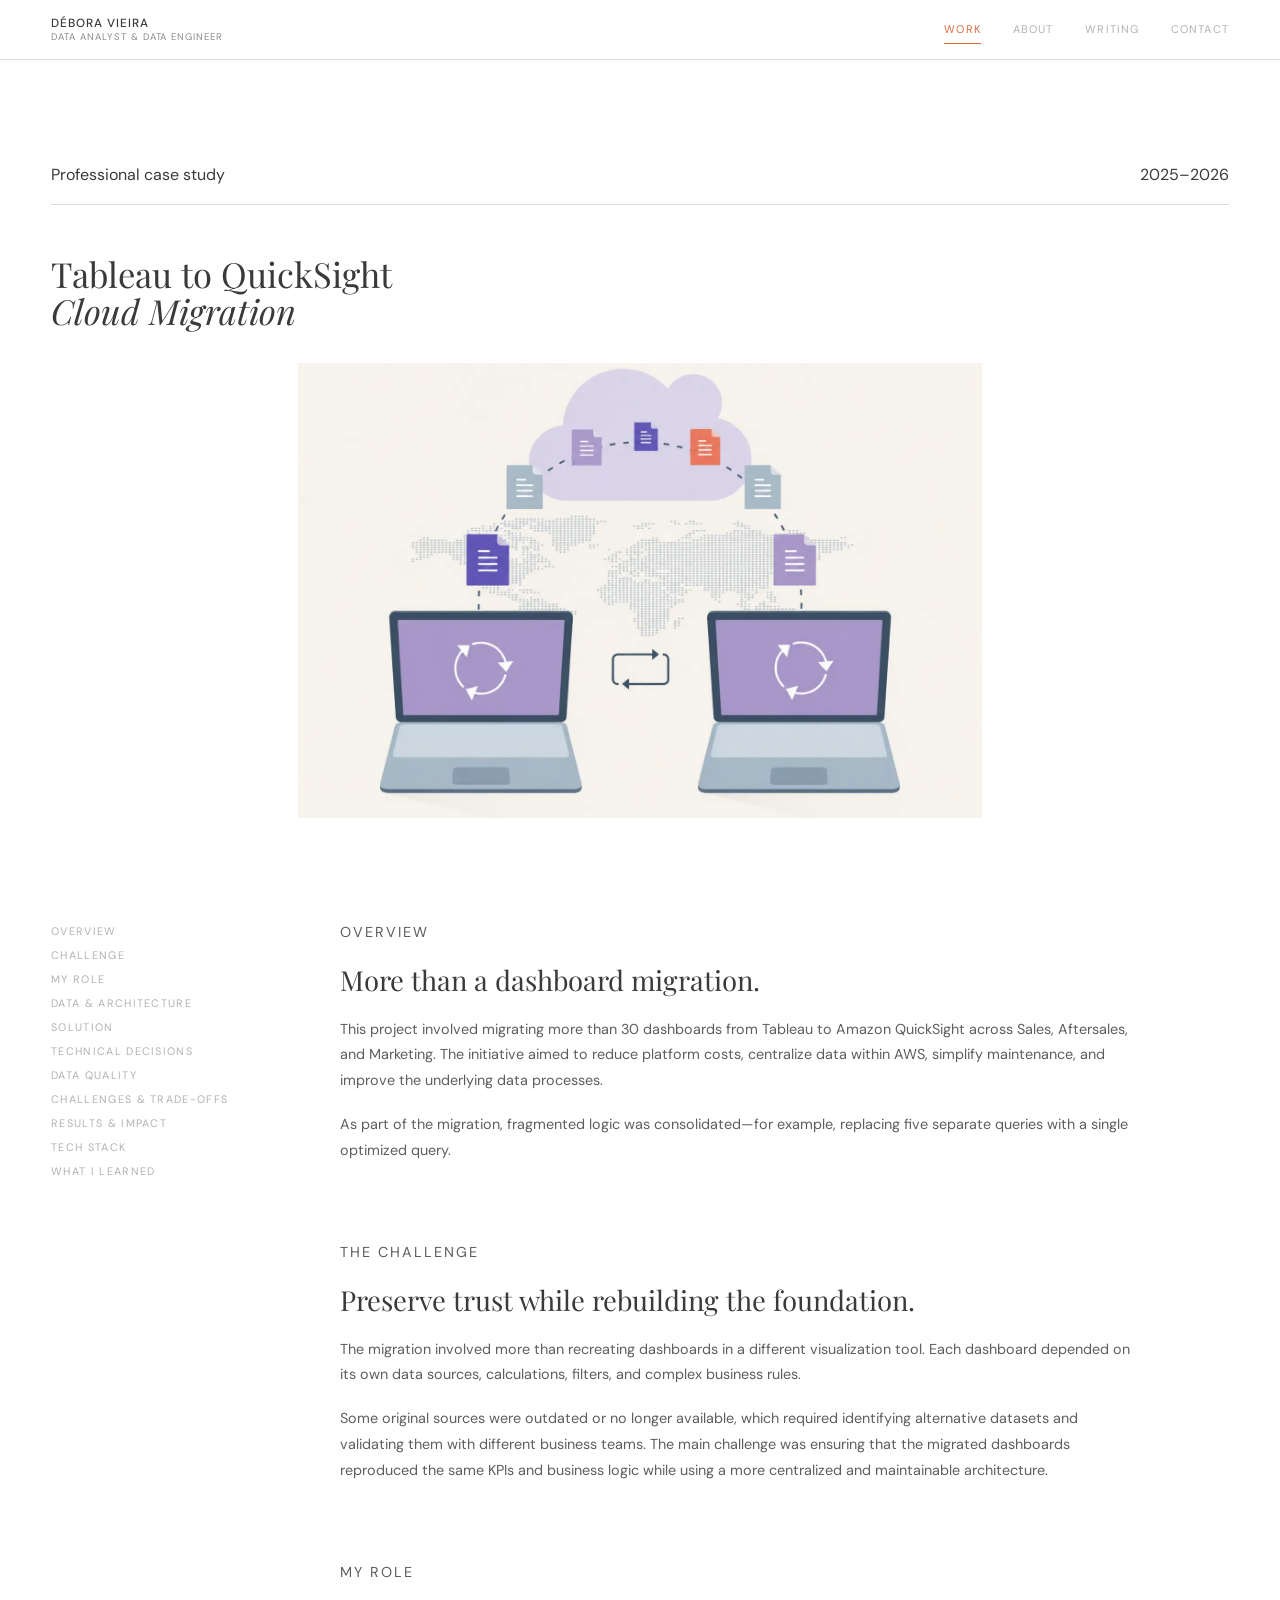
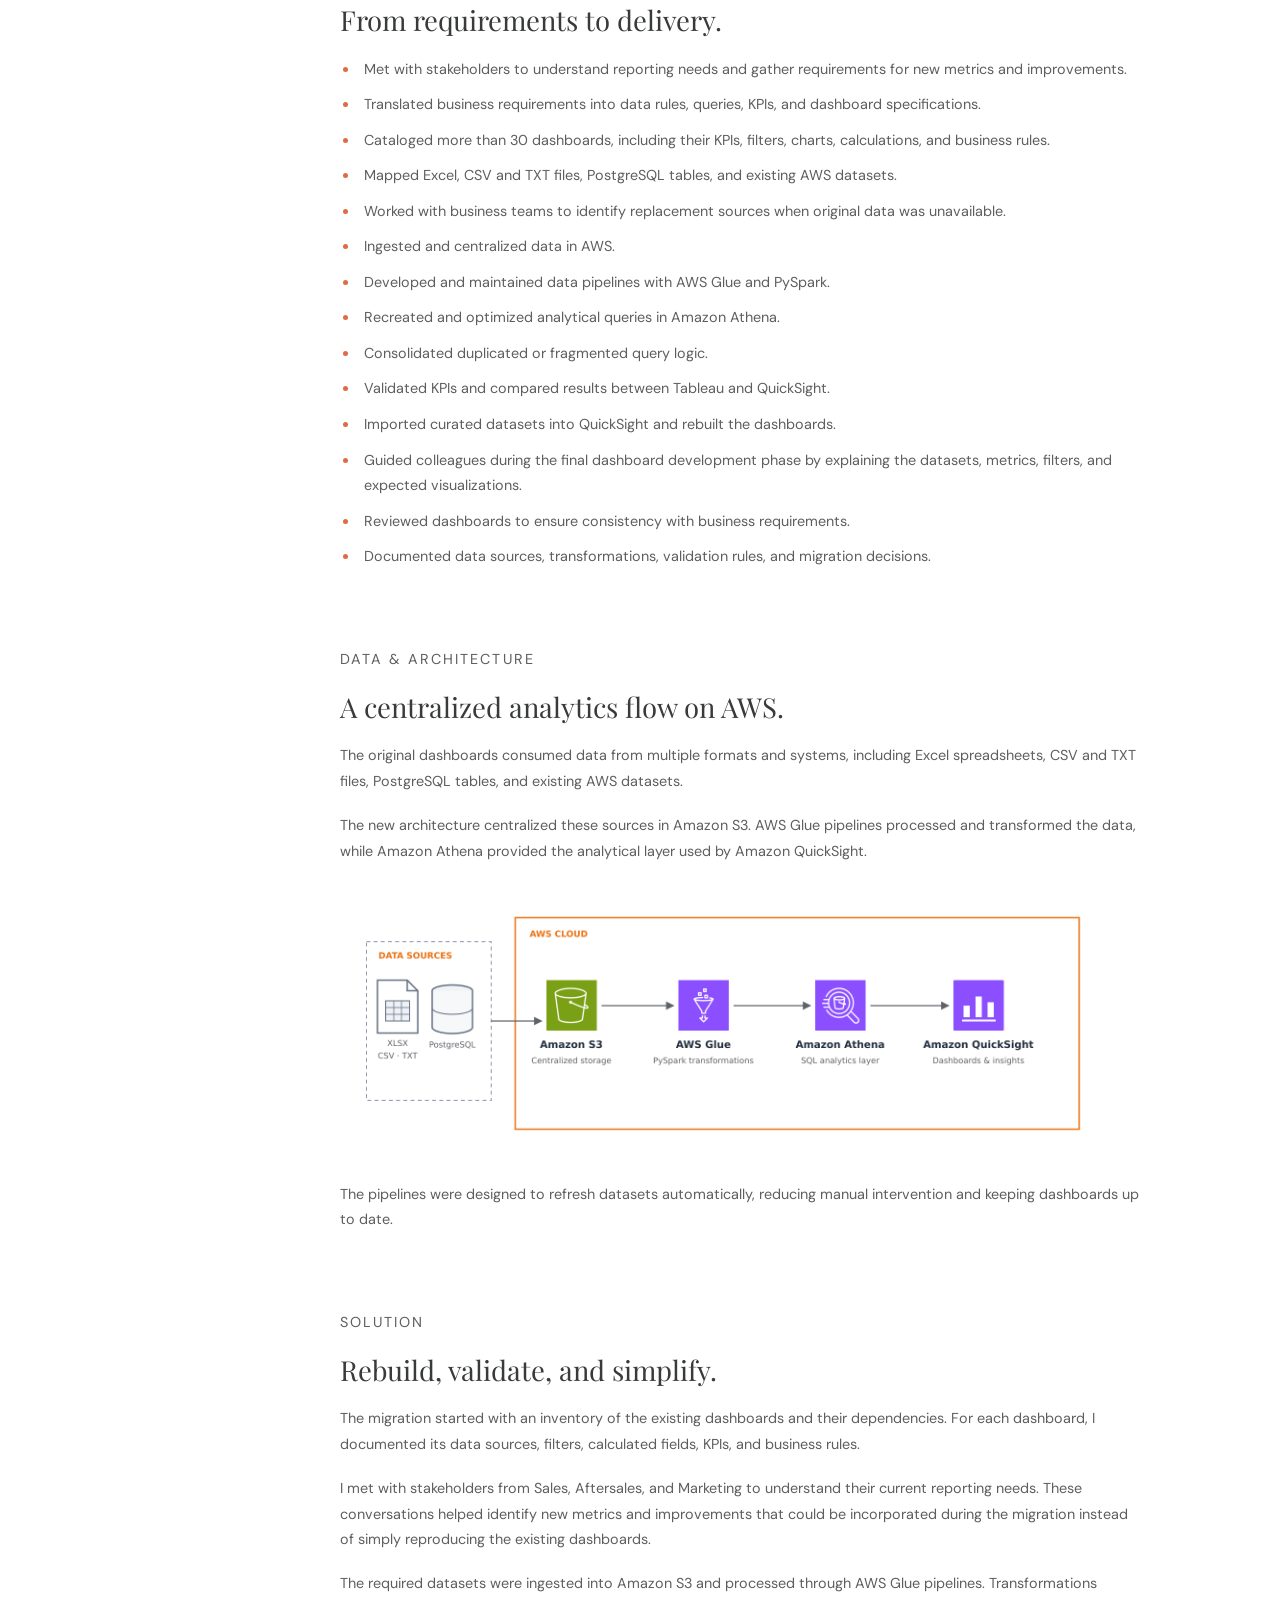
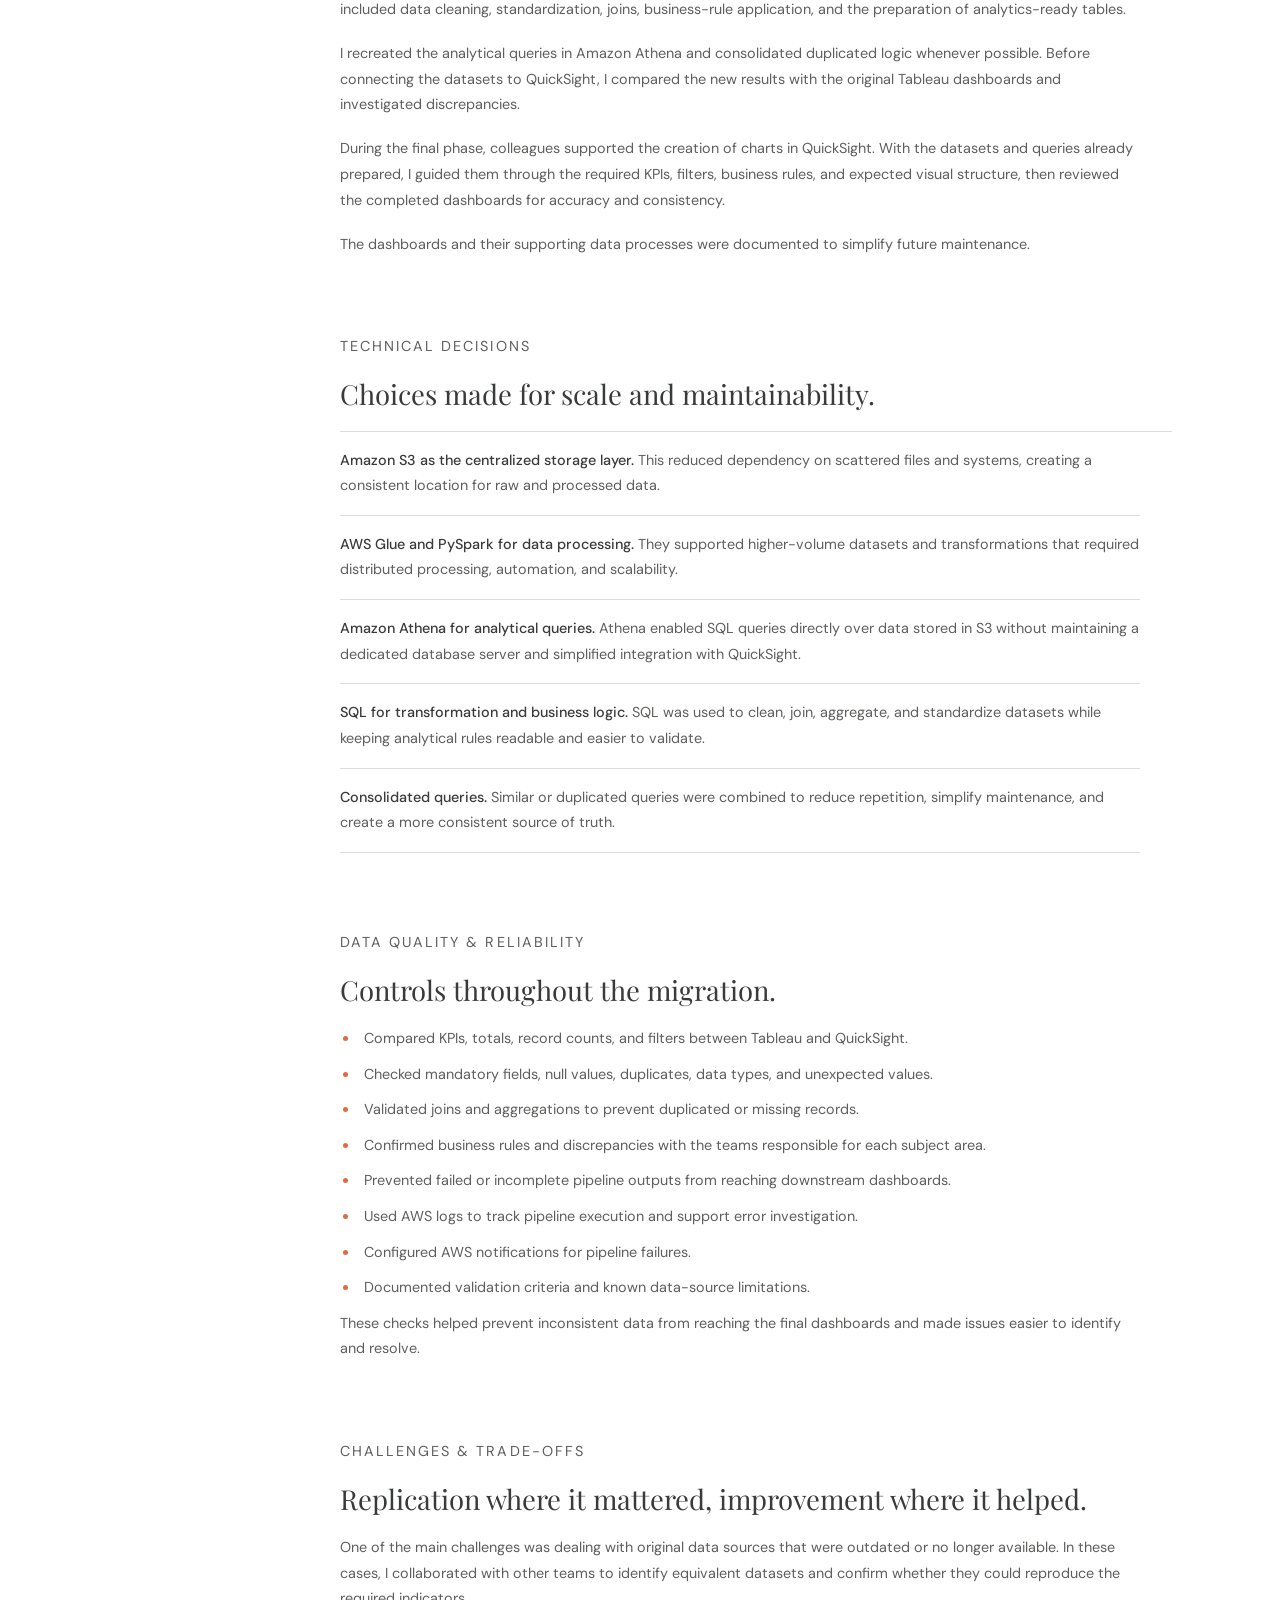
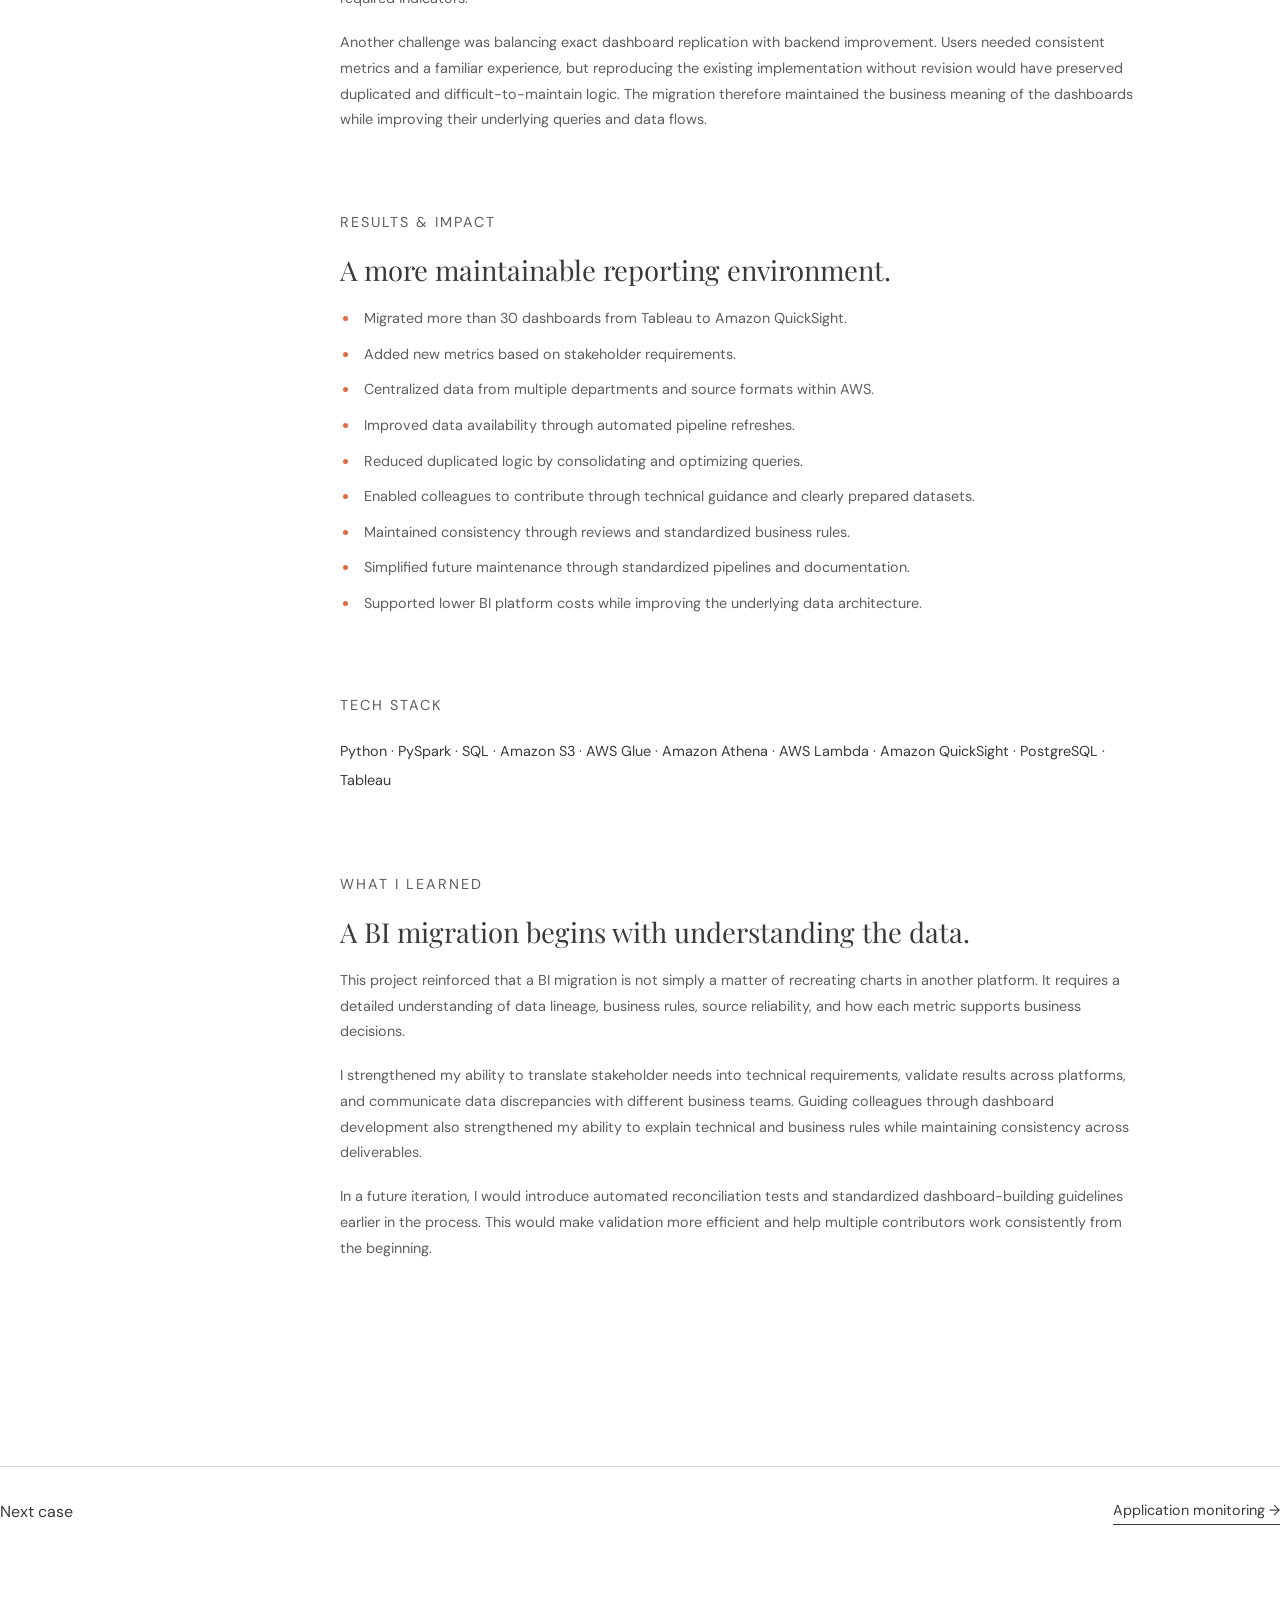
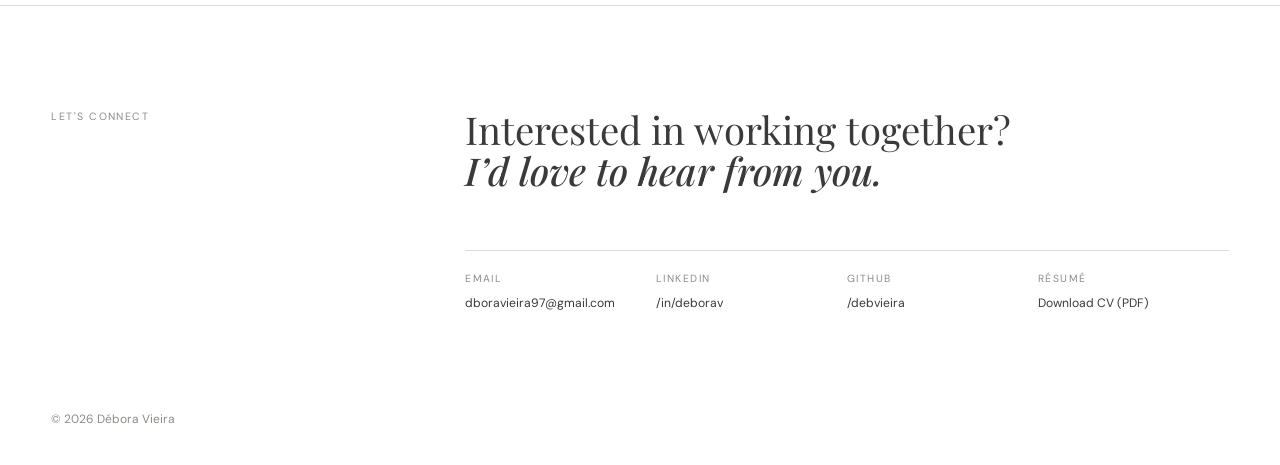
<file: projects/cloud-migration.html>
<!doctype html>
<html lang="en">
<head>
<meta charset="utf-8">
<meta name="viewport" content="width=device-width, initial-scale=1">
<title>Tableau to QuickSight Migration — Débora Vieira</title>
<link rel="preconnect" href="https://fonts.googleapis.com">
<link rel="preconnect" href="https://fonts.gstatic.com" crossorigin>
<link href="https://fonts.googleapis.com/css2?family=DM+Sans:wght@400;500;600&family=Playfair+Display:ital,wght@0,400;0,500;1,400;1,500&display=swap" rel="stylesheet">
<link rel="stylesheet" href="../assets/styles.css">
<link rel="stylesheet" href="../assets/refinements.css">
<link rel="stylesheet" href="../assets/type-scale.css">
<script src="../assets/script.js" defer>
</script>
</head>
<body>
<header class="site-header">
<a class="brand" href="../index.html">
<strong>Débora Vieira</strong>
<span>Data Analyst &amp; Data Engineer</span>
</a>
<button class="menu-toggle" aria-expanded="false" aria-controls="site-nav">Menu</button>
<nav id="site-nav">
<a class="active" href="../index.html#work">Work</a>
<a href="../about.html">About</a>
<a href="../index.html#writing">Writing</a>
<a href="../index.html#contact">Contact</a>
</nav>
</header>
<main>
<section class="case-hero cloud-case-hero wrap reveal">
<div class="case-topline">
<span>Professional case study</span>
<span>2025–2026</span>
</div>
<h1>Tableau to QuickSight<br>
<em>Cloud Migration</em>
</h1>
<div class="case-image-frame">
<img class="case-image" src="../assets/images/cloud-migration-final.webp" alt="Cloud-based data synchronization representing a Tableau to QuickSight migration">
</div>
</section>
<div class="case-layout case-study-layout wrap">
<aside class="case-facts case-nav" aria-label="Case study sections">
<nav>
<a href="#overview">Overview</a>
<a href="#challenge">Challenge</a>
<a href="#role">My Role</a>
<a href="#architecture">Data &amp; Architecture</a>
<a href="#solution">Solution</a>
<a href="#decisions">Technical Decisions</a>
<a href="#quality">Data Quality</a>
<a href="#trade-offs">Challenges &amp; Trade-offs</a>
<a href="#results">Results &amp; Impact</a>
<a href="#stack">Tech Stack</a>
<a href="#learning">What I Learned</a>
</nav>
</aside>
<article class="case-content">
<section id="overview">
<p class="eyebrow">Overview</p>
<h2>More than a dashboard migration.</h2>
<p>This project involved migrating more than 30 dashboards from Tableau to Amazon QuickSight across Sales, Aftersales, and Marketing. The initiative aimed to reduce platform costs, centralize data within AWS, simplify maintenance, and improve the underlying data processes.</p>
<p>As part of the migration, fragmented logic was consolidated—for example, replacing five separate queries with a single optimized query.</p>
</section>
<section id="challenge">
<p class="eyebrow">The Challenge</p>
<h2>Preserve trust while rebuilding the foundation.</h2>
<p>The migration involved more than recreating dashboards in a different visualization tool. Each dashboard depended on its own data sources, calculations, filters, and complex business rules.</p>
<p>Some original sources were outdated or no longer available, which required identifying alternative datasets and validating them with different business teams. The main challenge was ensuring that the migrated dashboards reproduced the same KPIs and business logic while using a more centralized and maintainable architecture.</p>
</section>
<section id="role">
<p class="eyebrow">My Role</p>
<h2>From requirements to delivery.</h2>
<ul>
<li>Met with stakeholders to understand reporting needs and gather requirements for new metrics and improvements.</li>
<li>Translated business requirements into data rules, queries, KPIs, and dashboard specifications.</li>
<li>Cataloged more than 30 dashboards, including their KPIs, filters, charts, calculations, and business rules.</li>
<li>Mapped Excel, CSV and TXT files, PostgreSQL tables, and existing AWS datasets.</li>
<li>Worked with business teams to identify replacement sources when original data was unavailable.</li>
<li>Ingested and centralized data in AWS.</li>
<li>Developed and maintained data pipelines with AWS Glue and PySpark.</li>
<li>Recreated and optimized analytical queries in Amazon Athena.</li>
<li>Consolidated duplicated or fragmented query logic.</li>
<li>Validated KPIs and compared results between Tableau and QuickSight.</li>
<li>Imported curated datasets into QuickSight and rebuilt the dashboards.</li>
<li>Guided colleagues during the final dashboard development phase by explaining the datasets, metrics, filters, and expected visualizations.</li>
<li>Reviewed dashboards to ensure consistency with business requirements.</li>
<li>Documented data sources, transformations, validation rules, and migration decisions.</li>
</ul>
</section>
<section id="architecture">
<p class="eyebrow">Data &amp; Architecture</p>
<h2>A centralized analytics flow on AWS.</h2>
<p>The original dashboards consumed data from multiple formats and systems, including Excel spreadsheets, CSV and TXT files, PostgreSQL tables, and existing AWS datasets.</p>
<p>The new architecture centralized these sources in Amazon S3. AWS Glue pipelines processed and transformed the data, while Amazon Athena provided the analytical layer used by Amazon QuickSight.</p>
<figure class="architecture-figure">
<img src="../assets/images/cloud-migration-architecture.png" alt="Data sources flow into Amazon S3, AWS Glue and PySpark, Amazon Athena, and Amazon QuickSight">
</figure>
<p>The pipelines were designed to refresh datasets automatically, reducing manual intervention and keeping dashboards up to date.</p>
</section>
<section id="solution">
<p class="eyebrow">Solution</p>
<h2>Rebuild, validate, and simplify.</h2>
<p>The migration started with an inventory of the existing dashboards and their dependencies. For each dashboard, I documented its data sources, filters, calculated fields, KPIs, and business rules.</p>
<p>I met with stakeholders from Sales, Aftersales, and Marketing to understand their current reporting needs. These conversations helped identify new metrics and improvements that could be incorporated during the migration instead of simply reproducing the existing dashboards.</p>
<p>The required datasets were ingested into Amazon S3 and processed through AWS Glue pipelines. Transformations included data cleaning, standardization, joins, business-rule application, and the preparation of analytics-ready tables.</p>
<p>I recreated the analytical queries in Amazon Athena and consolidated duplicated logic whenever possible. Before connecting the datasets to QuickSight, I compared the new results with the original Tableau dashboards and investigated discrepancies.</p>
<p>During the final phase, colleagues supported the creation of charts in QuickSight. With the datasets and queries already prepared, I guided them through the required KPIs, filters, business rules, and expected visual structure, then reviewed the completed dashboards for accuracy and consistency.</p>
<p>The dashboards and their supporting data processes were documented to simplify future maintenance.</p>
</section>
<section id="decisions">
<p class="eyebrow">Technical Decisions</p>
<h2>Choices made for scale and maintainability.</h2>
<div class="decision-list">
<p><strong>Amazon S3 as the centralized storage layer.</strong> This reduced dependency on scattered files and systems, creating a consistent location for raw and processed data.</p>
<p><strong>AWS Glue and PySpark for data processing.</strong> They supported higher-volume datasets and transformations that required distributed processing, automation, and scalability.</p>
<p><strong>Amazon Athena for analytical queries.</strong> Athena enabled SQL queries directly over data stored in S3 without maintaining a dedicated database server and simplified integration with QuickSight.</p>
<p><strong>SQL for transformation and business logic.</strong> SQL was used to clean, join, aggregate, and standardize datasets while keeping analytical rules readable and easier to validate.</p>
<p><strong>Consolidated queries.</strong> Similar or duplicated queries were combined to reduce repetition, simplify maintenance, and create a more consistent source of truth.</p>
</div>
</section>
<section id="quality">
<p class="eyebrow">Data Quality &amp; Reliability</p>
<h2>Controls throughout the migration.</h2>
<ul>
<li>Compared KPIs, totals, record counts, and filters between Tableau and QuickSight.</li>
<li>Checked mandatory fields, null values, duplicates, data types, and unexpected values.</li>
<li>Validated joins and aggregations to prevent duplicated or missing records.</li>
<li>Confirmed business rules and discrepancies with the teams responsible for each subject area.</li>
<li>Prevented failed or incomplete pipeline outputs from reaching downstream dashboards.</li>
<li>Used AWS logs to track pipeline execution and support error investigation.</li>
<li>Configured AWS notifications for pipeline failures.</li>
<li>Documented validation criteria and known data-source limitations.</li>
</ul>
<p>These checks helped prevent inconsistent data from reaching the final dashboards and made issues easier to identify and resolve.</p>
</section>
<section id="trade-offs">
<p class="eyebrow">Challenges &amp; Trade-offs</p>
<h2>Replication where it mattered, improvement where it helped.</h2>
<p>One of the main challenges was dealing with original data sources that were outdated or no longer available. In these cases, I collaborated with other teams to identify equivalent datasets and confirm whether they could reproduce the required indicators.</p>
<p>Another challenge was balancing exact dashboard replication with backend improvement. Users needed consistent metrics and a familiar experience, but reproducing the existing implementation without revision would have preserved duplicated and difficult-to-maintain logic. The migration therefore maintained the business meaning of the dashboards while improving their underlying queries and data flows.</p>
</section>
<section id="results">
<p class="eyebrow">Results &amp; Impact</p>
<h2>A more maintainable reporting environment.</h2>
<ul>
<li>Migrated more than 30 dashboards from Tableau to Amazon QuickSight.</li>
<li>Added new metrics based on stakeholder requirements.</li>
<li>Centralized data from multiple departments and source formats within AWS.</li>
<li>Improved data availability through automated pipeline refreshes.</li>
<li>Reduced duplicated logic by consolidating and optimizing queries.</li>
<li>Enabled colleagues to contribute through technical guidance and clearly prepared datasets.</li>
<li>Maintained consistency through reviews and standardized business rules.</li>
<li>Simplified future maintenance through standardized pipelines and documentation.</li>
<li>Supported lower BI platform costs while improving the underlying data architecture.</li>
</ul>
</section>
<section id="stack">
<p class="eyebrow">Tech Stack</p>
<p class="stack-line">Python · PySpark · SQL · Amazon S3 · AWS Glue · Amazon Athena · AWS Lambda · Amazon QuickSight · PostgreSQL · Tableau</p>
</section>
<section id="learning">
<p class="eyebrow">What I Learned</p>
<h2>A BI migration begins with understanding the data.</h2>
<p>This project reinforced that a BI migration is not simply a matter of recreating charts in another platform. It requires a detailed understanding of data lineage, business rules, source reliability, and how each metric supports business decisions.</p>
<p>I strengthened my ability to translate stakeholder needs into technical requirements, validate results across platforms, and communicate data discrepancies with different business teams. Guiding colleagues through dashboard development also strengthened my ability to explain technical and business rules while maintaining consistency across deliverables.</p>
<p>In a future iteration, I would introduce automated reconciliation tests and standardized dashboard-building guidelines earlier in the process. This would make validation more efficient and help multiple contributors work consistently from the beginning.</p>
</section>
</article>
</div>
<div class="next-project wrap">
<span>Next case</span>
<a class="text-link" href="app-monitoring.html">Application monitoring →</a>
</div>
</main>
<footer class="site-footer">
<div class="wrap footer-grid">
<p class="eyebrow">Let's connect</p>
<h2>Interested in working together?<br>
<em>I’d love to hear from you.</em>
</h2>
<div class="footer-links">
<a href="mailto:dboravieira97@gmail.com">
<small>Email</small>
<span>dboravieira97@gmail.com</span>
</a>
<a href="https://www.linkedin.com/in/deborav/" target="_blank" rel="noopener">
<small>LinkedIn</small>
<span>/in/deborav</span>
</a>
<a href="https://github.com/debvieira" target="_blank" rel="noopener">
<small>GitHub</small>
<span>/debvieira</span>
</a>
<a href="../Debora_Vieira_Resume.pdf" target="_blank" rel="noopener">
<small>Résumé</small>
<span>Download CV (PDF)</span>
</a>
</div>
<p class="copyright">© <span data-year>
</span> Débora Vieira</p>
</div>
</footer>
</body>
</html>
</file>
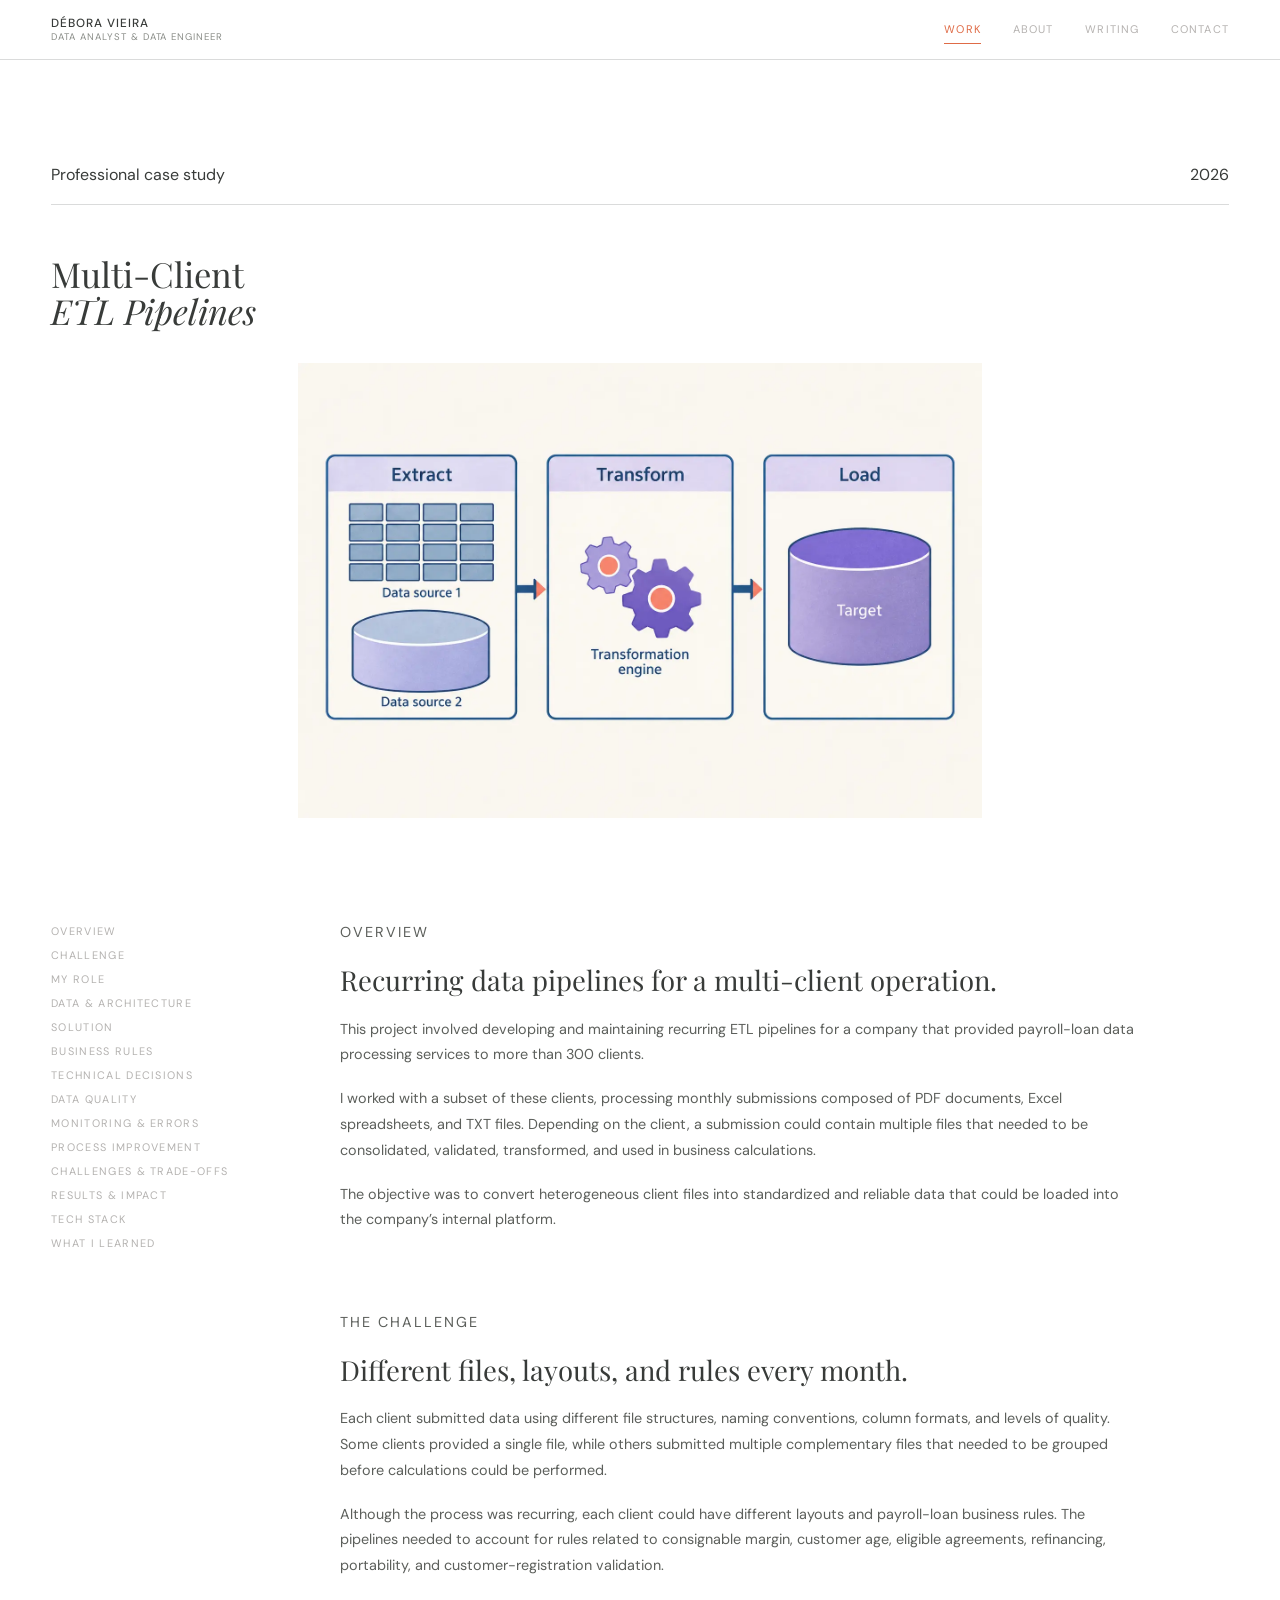
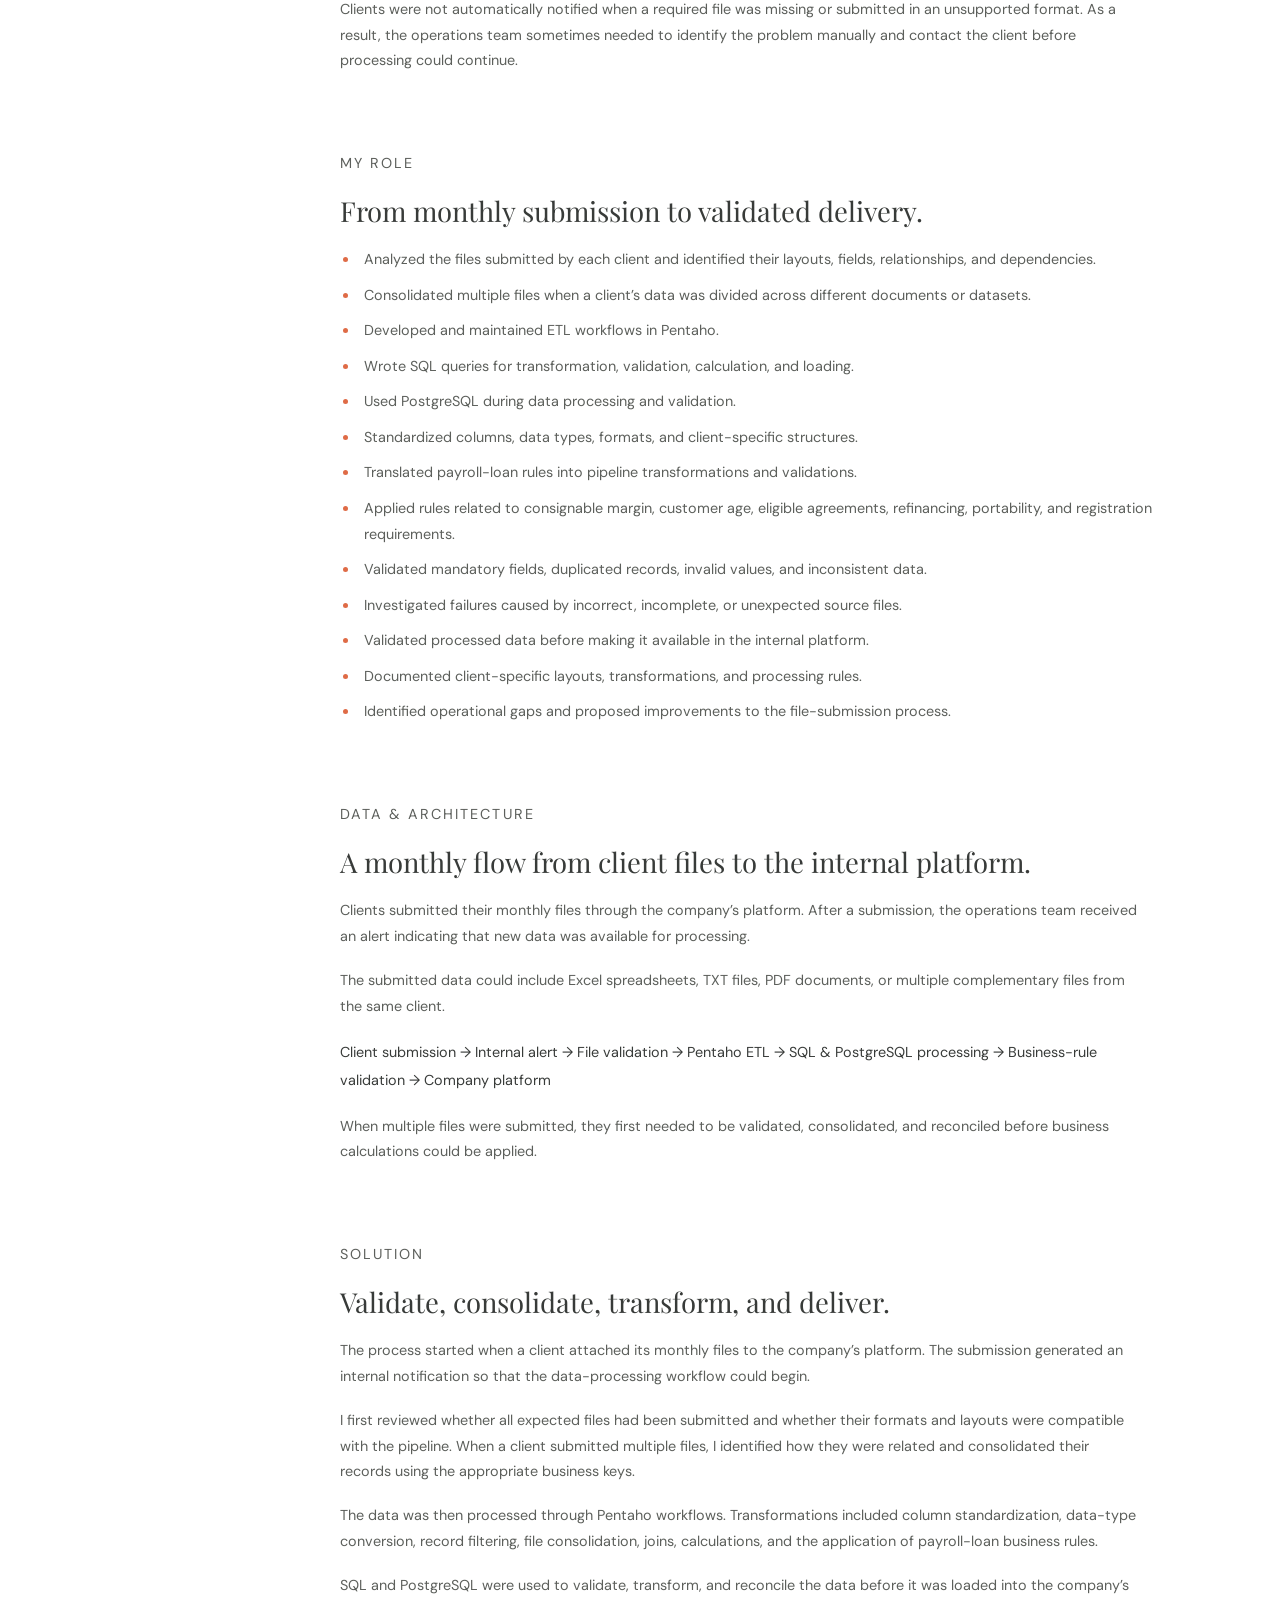
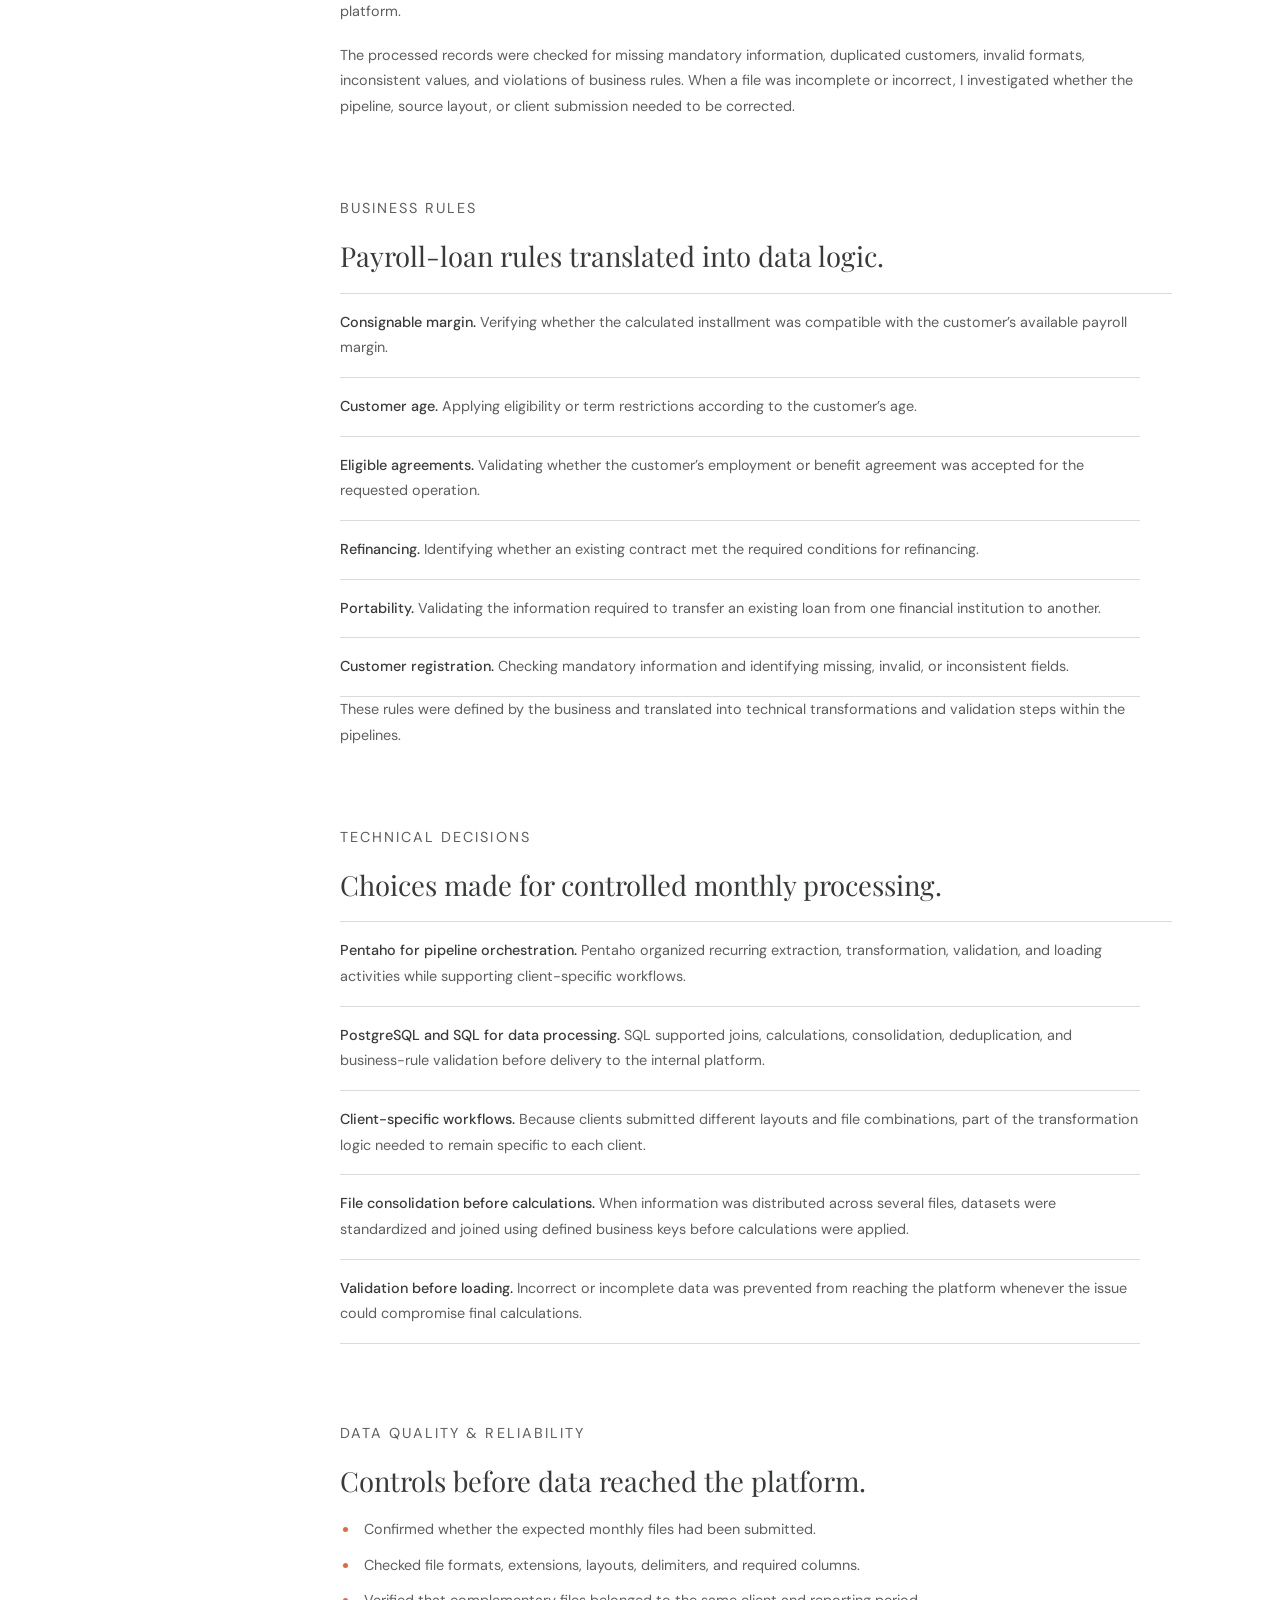
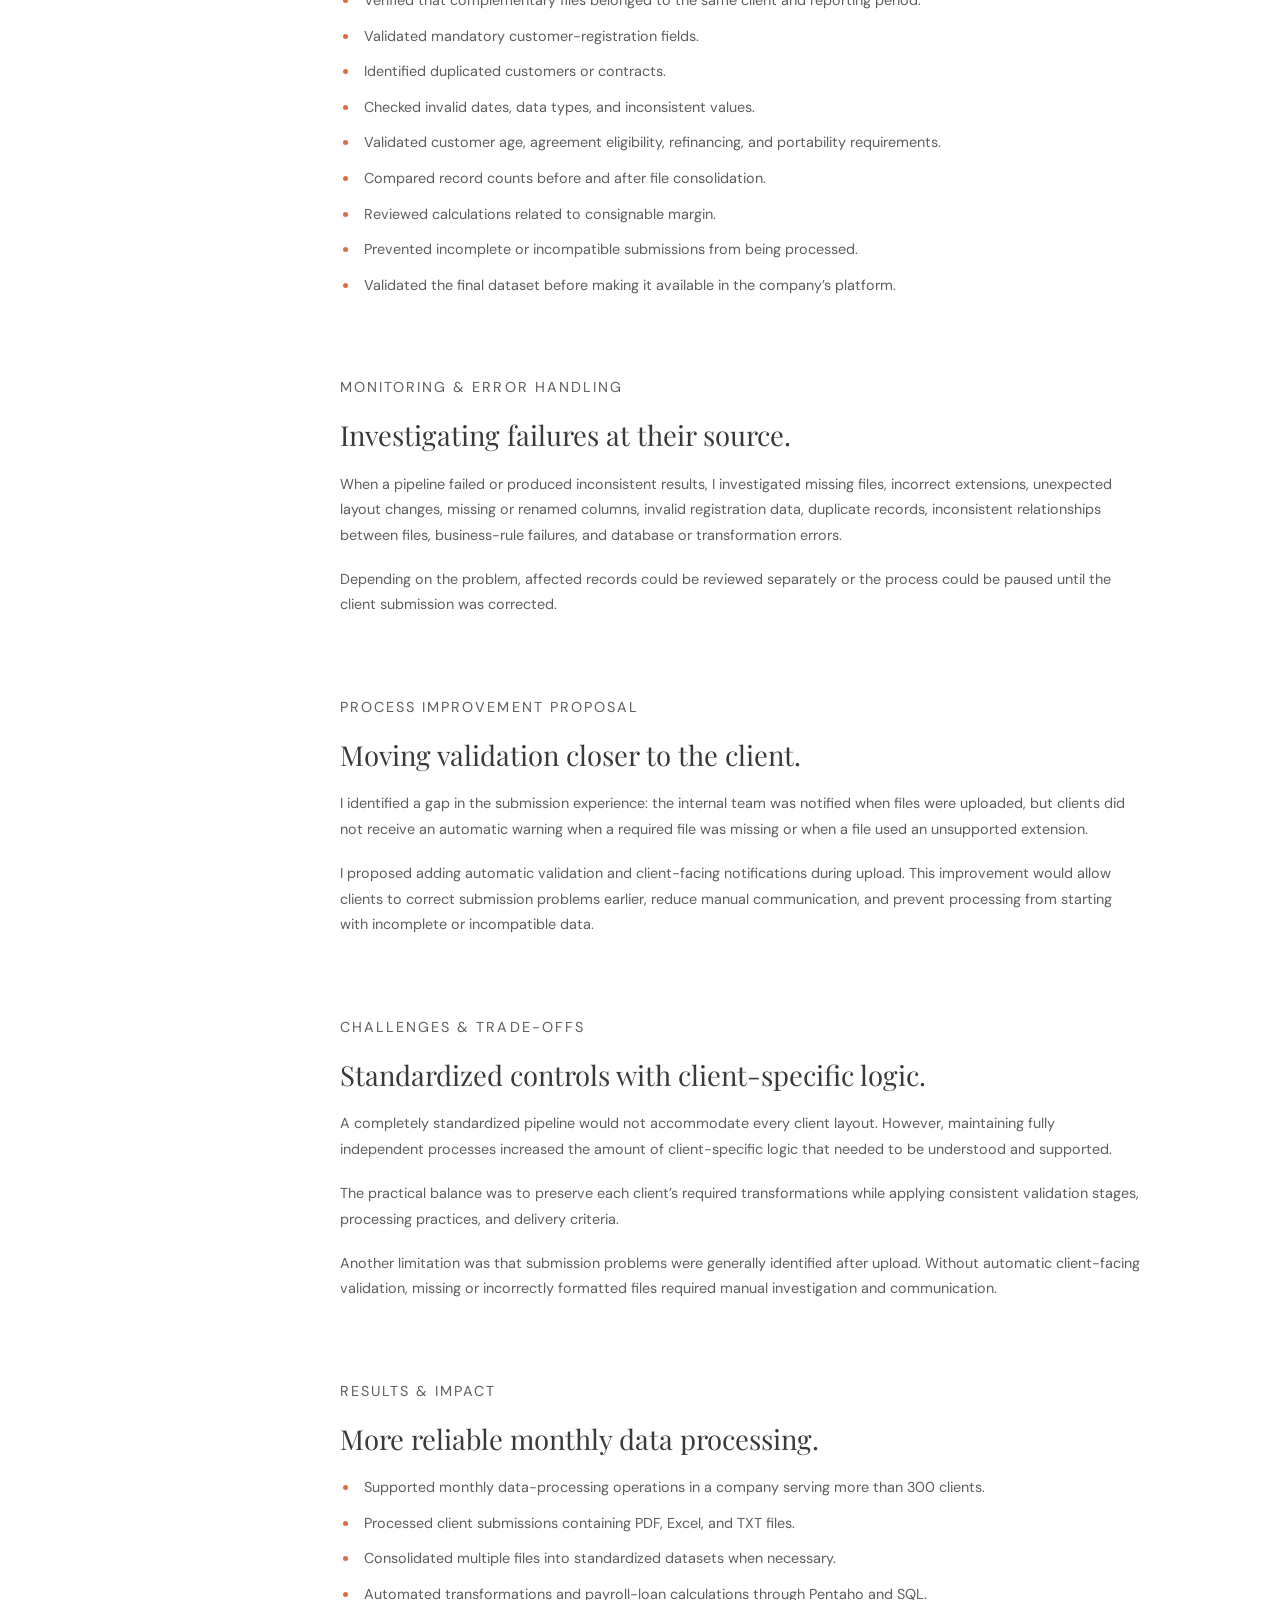
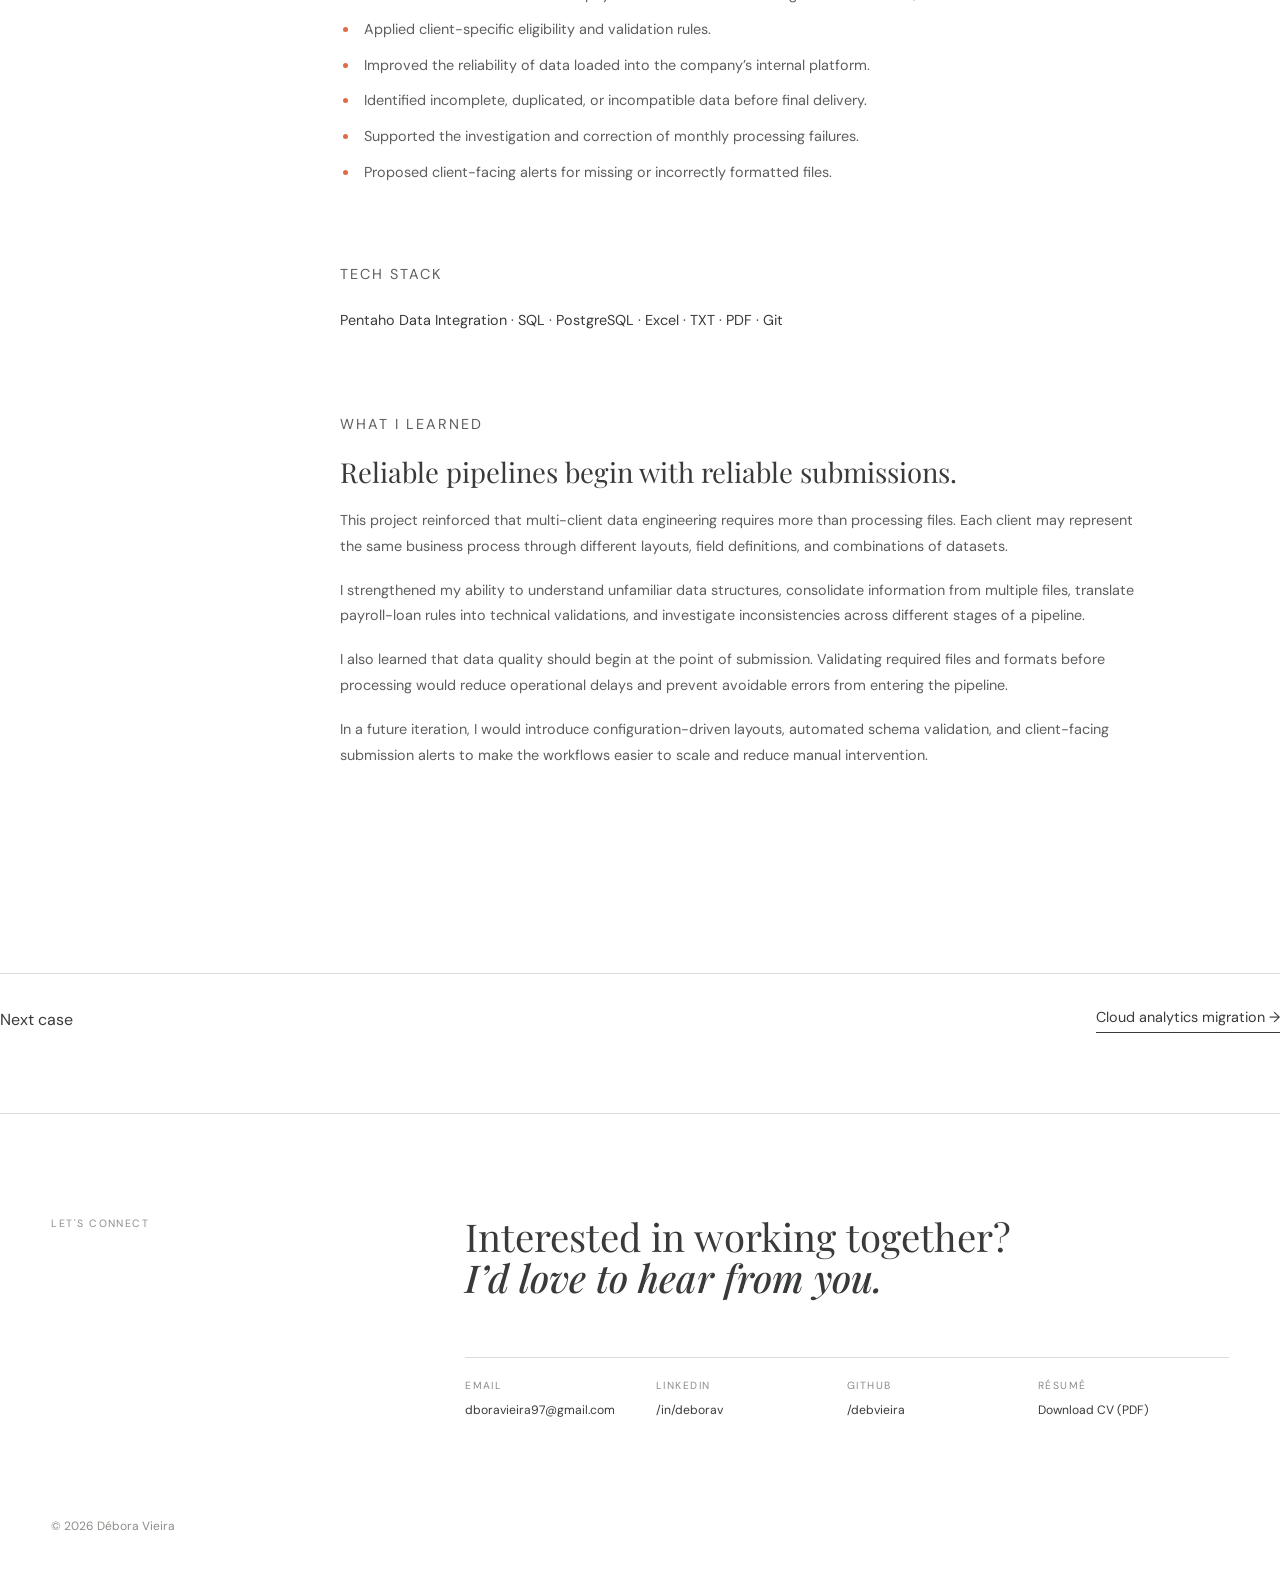
<file: projects/etl-pipelines.html>
<!doctype html>
<html lang="en">
<head>
<meta charset="utf-8">
<meta name="viewport" content="width=device-width, initial-scale=1">
<title>Multi-Client ETL Pipelines — Débora Vieira</title>
<link rel="preconnect" href="https://fonts.googleapis.com">
<link rel="preconnect" href="https://fonts.gstatic.com" crossorigin>
<link href="https://fonts.googleapis.com/css2?family=DM+Sans:wght@400;500;600&family=Playfair+Display:ital,wght@0,400;0,500;1,400;1,500&display=swap" rel="stylesheet">
<link rel="stylesheet" href="../assets/styles.css">
<link rel="stylesheet" href="../assets/refinements.css">
<link rel="stylesheet" href="../assets/type-scale.css">
<script src="../assets/script.js" defer>
</script>
</head>
<body>
<header class="site-header">
<a class="brand" href="../index.html">
<strong>Débora Vieira</strong>
<span>Data Analyst &amp; Data Engineer</span>
</a>
<button class="menu-toggle" aria-expanded="false" aria-controls="site-nav">Menu</button>
<nav id="site-nav">
<a class="active" href="../index.html#work">Work</a>
<a href="../about.html">About</a>
<a href="../index.html#writing">Writing</a>
<a href="../index.html#contact">Contact</a>
</nav>
</header>
<main>
<section class="case-hero cloud-case-hero wrap reveal">
<div class="case-topline">
<span>Professional case study</span>
<span>2026</span>
</div>
<h1>Multi-Client<br>
<em>ETL Pipelines</em>
</h1>
<div class="case-image-frame">
<img class="case-image" src="../assets/images/etl-pipelines-final.webp" alt="Extract, transform and load workflow for multi-client data pipelines">
</div>
</section>
<div class="case-layout case-study-layout wrap">
<aside class="case-facts case-nav" aria-label="Case study sections">
<nav>
<a href="#overview">Overview</a>
<a href="#challenge">Challenge</a>
<a href="#role">My Role</a>
<a href="#architecture">Data &amp; Architecture</a>
<a href="#solution">Solution</a>
<a href="#rules">Business Rules</a>
<a href="#decisions">Technical Decisions</a>
<a href="#quality">Data Quality</a>
<a href="#monitoring">Monitoring &amp; Errors</a>
<a href="#improvement">Process Improvement</a>
<a href="#trade-offs">Challenges &amp; Trade-offs</a>
<a href="#results">Results &amp; Impact</a>
<a href="#stack">Tech Stack</a>
<a href="#learning">What I Learned</a>
</nav>
</aside>
<article class="case-content">
<section id="overview">
<p class="eyebrow">Overview</p>
<h2>Recurring data pipelines for a multi-client operation.</h2>
<p>This project involved developing and maintaining recurring ETL pipelines for a company that provided payroll-loan data processing services to more than 300 clients.</p>
<p>I worked with a subset of these clients, processing monthly submissions composed of PDF documents, Excel spreadsheets, and TXT files. Depending on the client, a submission could contain multiple files that needed to be consolidated, validated, transformed, and used in business calculations.</p>
<p>The objective was to convert heterogeneous client files into standardized and reliable data that could be loaded into the company’s internal platform.</p>
</section>
<section id="challenge">
<p class="eyebrow">The Challenge</p>
<h2>Different files, layouts, and rules every month.</h2>
<p>Each client submitted data using different file structures, naming conventions, column formats, and levels of quality. Some clients provided a single file, while others submitted multiple complementary files that needed to be grouped before calculations could be performed.</p>
<p>Although the process was recurring, each client could have different layouts and payroll-loan business rules. The pipelines needed to account for rules related to consignable margin, customer age, eligible agreements, refinancing, portability, and customer-registration validation.</p>
<p>Clients were not automatically notified when a required file was missing or submitted in an unsupported format. As a result, the operations team sometimes needed to identify the problem manually and contact the client before processing could continue.</p>
</section>
<section id="role">
<p class="eyebrow">My Role</p>
<h2>From monthly submission to validated delivery.</h2>
<ul>
<li>Analyzed the files submitted by each client and identified their layouts, fields, relationships, and dependencies.</li>
<li>Consolidated multiple files when a client’s data was divided across different documents or datasets.</li>
<li>Developed and maintained ETL workflows in Pentaho.</li>
<li>Wrote SQL queries for transformation, validation, calculation, and loading.</li>
<li>Used PostgreSQL during data processing and validation.</li>
<li>Standardized columns, data types, formats, and client-specific structures.</li>
<li>Translated payroll-loan rules into pipeline transformations and validations.</li>
<li>Applied rules related to consignable margin, customer age, eligible agreements, refinancing, portability, and registration requirements.</li>
<li>Validated mandatory fields, duplicated records, invalid values, and inconsistent data.</li>
<li>Investigated failures caused by incorrect, incomplete, or unexpected source files.</li>
<li>Validated processed data before making it available in the internal platform.</li>
<li>Documented client-specific layouts, transformations, and processing rules.</li>
<li>Identified operational gaps and proposed improvements to the file-submission process.</li>
</ul>
</section>
<section id="architecture">
<p class="eyebrow">Data &amp; Architecture</p>
<h2>A monthly flow from client files to the internal platform.</h2>
<p>Clients submitted their monthly files through the company’s platform. After a submission, the operations team received an alert indicating that new data was available for processing.</p>
<p>The submitted data could include Excel spreadsheets, TXT files, PDF documents, or multiple complementary files from the same client.</p>
<p class="stack-line">Client submission → Internal alert → File validation → Pentaho ETL → SQL &amp; PostgreSQL processing → Business-rule validation → Company platform</p>
<p>When multiple files were submitted, they first needed to be validated, consolidated, and reconciled before business calculations could be applied.</p>
</section>
<section id="solution">
<p class="eyebrow">Solution</p>
<h2>Validate, consolidate, transform, and deliver.</h2>
<p>The process started when a client attached its monthly files to the company’s platform. The submission generated an internal notification so that the data-processing workflow could begin.</p>
<p>I first reviewed whether all expected files had been submitted and whether their formats and layouts were compatible with the pipeline. When a client submitted multiple files, I identified how they were related and consolidated their records using the appropriate business keys.</p>
<p>The data was then processed through Pentaho workflows. Transformations included column standardization, data-type conversion, record filtering, file consolidation, joins, calculations, and the application of payroll-loan business rules.</p>
<p>SQL and PostgreSQL were used to validate, transform, and reconcile the data before it was loaded into the company’s platform.</p>
<p>The processed records were checked for missing mandatory information, duplicated customers, invalid formats, inconsistent values, and violations of business rules. When a file was incomplete or incorrect, I investigated whether the pipeline, source layout, or client submission needed to be corrected.</p>
</section>
<section id="rules">
<p class="eyebrow">Business Rules</p>
<h2>Payroll-loan rules translated into data logic.</h2>
<div class="decision-list">
<p><strong>Consignable margin.</strong> Verifying whether the calculated installment was compatible with the customer’s available payroll margin.</p>
<p><strong>Customer age.</strong> Applying eligibility or term restrictions according to the customer’s age.</p>
<p><strong>Eligible agreements.</strong> Validating whether the customer’s employment or benefit agreement was accepted for the requested operation.</p>
<p><strong>Refinancing.</strong> Identifying whether an existing contract met the required conditions for refinancing.</p>
<p><strong>Portability.</strong> Validating the information required to transfer an existing loan from one financial institution to another.</p>
<p><strong>Customer registration.</strong> Checking mandatory information and identifying missing, invalid, or inconsistent fields.</p>
</div>
<p>These rules were defined by the business and translated into technical transformations and validation steps within the pipelines.</p>
</section>
<section id="decisions">
<p class="eyebrow">Technical Decisions</p>
<h2>Choices made for controlled monthly processing.</h2>
<div class="decision-list">
<p><strong>Pentaho for pipeline orchestration.</strong> Pentaho organized recurring extraction, transformation, validation, and loading activities while supporting client-specific workflows.</p>
<p><strong>PostgreSQL and SQL for data processing.</strong> SQL supported joins, calculations, consolidation, deduplication, and business-rule validation before delivery to the internal platform.</p>
<p><strong>Client-specific workflows.</strong> Because clients submitted different layouts and file combinations, part of the transformation logic needed to remain specific to each client.</p>
<p><strong>File consolidation before calculations.</strong> When information was distributed across several files, datasets were standardized and joined using defined business keys before calculations were applied.</p>
<p><strong>Validation before loading.</strong> Incorrect or incomplete data was prevented from reaching the platform whenever the issue could compromise final calculations.</p>
</div>
</section>
<section id="quality">
<p class="eyebrow">Data Quality &amp; Reliability</p>
<h2>Controls before data reached the platform.</h2>
<ul>
<li>Confirmed whether the expected monthly files had been submitted.</li>
<li>Checked file formats, extensions, layouts, delimiters, and required columns.</li>
<li>Verified that complementary files belonged to the same client and reporting period.</li>
<li>Validated mandatory customer-registration fields.</li>
<li>Identified duplicated customers or contracts.</li>
<li>Checked invalid dates, data types, and inconsistent values.</li>
<li>Validated customer age, agreement eligibility, refinancing, and portability requirements.</li>
<li>Compared record counts before and after file consolidation.</li>
<li>Reviewed calculations related to consignable margin.</li>
<li>Prevented incomplete or incompatible submissions from being processed.</li>
<li>Validated the final dataset before making it available in the company’s platform.</li>
</ul>
</section>
<section id="monitoring">
<p class="eyebrow">Monitoring &amp; Error Handling</p>
<h2>Investigating failures at their source.</h2>
<p>When a pipeline failed or produced inconsistent results, I investigated missing files, incorrect extensions, unexpected layout changes, missing or renamed columns, invalid registration data, duplicate records, inconsistent relationships between files, business-rule failures, and database or transformation errors.</p>
<p>Depending on the problem, affected records could be reviewed separately or the process could be paused until the client submission was corrected.</p>
</section>
<section id="improvement">
<p class="eyebrow">Process Improvement Proposal</p>
<h2>Moving validation closer to the client.</h2>
<p>I identified a gap in the submission experience: the internal team was notified when files were uploaded, but clients did not receive an automatic warning when a required file was missing or when a file used an unsupported extension.</p>
<p>I proposed adding automatic validation and client-facing notifications during upload. This improvement would allow clients to correct submission problems earlier, reduce manual communication, and prevent processing from starting with incomplete or incompatible data.</p>
</section>
<section id="trade-offs">
<p class="eyebrow">Challenges &amp; Trade-offs</p>
<h2>Standardized controls with client-specific logic.</h2>
<p>A completely standardized pipeline would not accommodate every client layout. However, maintaining fully independent processes increased the amount of client-specific logic that needed to be understood and supported.</p>
<p>The practical balance was to preserve each client’s required transformations while applying consistent validation stages, processing practices, and delivery criteria.</p>
<p>Another limitation was that submission problems were generally identified after upload. Without automatic client-facing validation, missing or incorrectly formatted files required manual investigation and communication.</p>
</section>
<section id="results">
<p class="eyebrow">Results &amp; Impact</p>
<h2>More reliable monthly data processing.</h2>
<ul>
<li>Supported monthly data-processing operations in a company serving more than 300 clients.</li>
<li>Processed client submissions containing PDF, Excel, and TXT files.</li>
<li>Consolidated multiple files into standardized datasets when necessary.</li>
<li>Automated transformations and payroll-loan calculations through Pentaho and SQL.</li>
<li>Applied client-specific eligibility and validation rules.</li>
<li>Improved the reliability of data loaded into the company’s internal platform.</li>
<li>Identified incomplete, duplicated, or incompatible data before final delivery.</li>
<li>Supported the investigation and correction of monthly processing failures.</li>
<li>Proposed client-facing alerts for missing or incorrectly formatted files.</li>
</ul>
</section>
<section id="stack">
<p class="eyebrow">Tech Stack</p>
<p class="stack-line">Pentaho Data Integration · SQL · PostgreSQL · Excel · TXT · PDF · Git</p>
</section>
<section id="learning">
<p class="eyebrow">What I Learned</p>
<h2>Reliable pipelines begin with reliable submissions.</h2>
<p>This project reinforced that multi-client data engineering requires more than processing files. Each client may represent the same business process through different layouts, field definitions, and combinations of datasets.</p>
<p>I strengthened my ability to understand unfamiliar data structures, consolidate information from multiple files, translate payroll-loan rules into technical validations, and investigate inconsistencies across different stages of a pipeline.</p>
<p>I also learned that data quality should begin at the point of submission. Validating required files and formats before processing would reduce operational delays and prevent avoidable errors from entering the pipeline.</p>
<p>In a future iteration, I would introduce configuration-driven layouts, automated schema validation, and client-facing submission alerts to make the workflows easier to scale and reduce manual intervention.</p>
</section>
</article>
</div>
<div class="next-project wrap">
<span>Next case</span>
<a class="text-link" href="cloud-migration.html">Cloud analytics migration →</a>
</div>
</main>
<footer class="site-footer">
<div class="wrap footer-grid">
<p class="eyebrow">Let's connect</p>
<h2>Interested in working together?<br>
<em>I’d love to hear from you.</em>
</h2>
<div class="footer-links">
<a href="mailto:dboravieira97@gmail.com">
<small>Email</small>
<span>dboravieira97@gmail.com</span>
</a>
<a href="https://www.linkedin.com/in/deborav/" target="_blank" rel="noopener">
<small>LinkedIn</small>
<span>/in/deborav</span>
</a>
<a href="https://github.com/debvieira" target="_blank" rel="noopener">
<small>GitHub</small>
<span>/debvieira</span>
</a>
<a href="../Debora_Vieira_Resume.pdf" target="_blank" rel="noopener">
<small>Résumé</small>
<span>Download CV (PDF)</span>
</a>
</div>
<p class="copyright">© <span data-year>
</span> Débora Vieira</p>
</div>
</footer>
</body>
</html>
</file>
<file: assets/styles.css>
:root{--paper:#f4f0e8;--ink:#1d211f;--muted:#777972;--accent:#df6b46;--blue:#174f8c;--line:rgba(29,33,31,.18);--pad:clamp(1.25rem,4vw,4.5rem)}*{box-sizing:border-box}html{scroll-behavior:smooth}body{margin:0;background:var(--paper);color:var(--ink);font-family:"DM Sans",sans-serif;font-size:16px;line-height:1.6}a{color:inherit;text-decoration:none}img{display:block;width:100%}.wrap{width:min(1440px,100%);margin:auto;padding-inline:var(--pad)}.site-header{position:sticky;top:0;z-index:20;display:grid;grid-template-columns:1fr auto 1fr;align-items:center;padding:1rem var(--pad);background:rgba(244,240,232,.92);backdrop-filter:blur(12px);border-bottom:1px solid var(--line)}.brand{display:flex;flex-direction:column;width:max-content;line-height:1.2}.brand strong{font-family:"Playfair Display",serif;font-size:1.05rem}.brand span{color:var(--muted);font-size:.72rem;letter-spacing:.08em;text-transform:uppercase}.site-header nav{grid-column:2;display:flex;gap:2rem;font-size:.78rem;text-transform:uppercase;letter-spacing:.1em}.site-header nav a{position:relative}.site-header nav a:after{content:"";position:absolute;left:0;right:100%;bottom:-.35rem;height:1px;background:var(--accent);transition:right .25s}.site-header nav a:hover:after,.site-header nav a.active:after{right:0}.menu-toggle{display:none;background:none;border:0;font:inherit}.hero{padding-top:clamp(5rem,10vw,10rem);padding-bottom:clamp(5rem,10vw,9rem)}.eyebrow{font-size:.72rem;letter-spacing:.14em;text-transform:uppercase;color:var(--muted);margin:0}.hero-grid{display:grid;grid-template-columns:minmax(0,2.2fr) minmax(15rem,.8fr);gap:clamp(3rem,8vw,9rem);align-items:end;margin-top:2rem}.hero h1,.about-intro h1{font-family:"Playfair Display",serif;font-size:clamp(3.1rem,7.2vw,7.7rem);font-weight:500;line-height:.98;letter-spacing:-.045em;margin:0}.hero h1 em,.about-intro h1 em,.site-footer h2 em{font-weight:500}.hero-aside{padding-bottom:.5rem}.hero-aside p{color:#4e514e;margin:0 0 2rem}.text-link{display:inline-block;border-bottom:1px solid currentColor;padding-bottom:.15rem;font-size:.9rem}.text-link:hover{color:var(--accent)}.work{padding-bottom:clamp(6rem,12vw,12rem)}.section-heading{display:flex;justify-content:space-between;align-items:end;padding-bottom:1.5rem;border-bottom:1px solid var(--line)}.note{max-width:37rem;color:var(--muted);font-size:.85rem;margin:0}.project-grid{display:grid;grid-template-columns:1fr 1fr;gap:clamp(3rem,7vw,8rem) clamp(1.5rem,3vw,3rem);padding-top:clamp(2rem,5vw,5rem)}.project-card:nth-child(even){margin-top:clamp(4rem,10vw,10rem)}.image-wrap{overflow:hidden;background:#ddd;aspect-ratio:3/2}.image-wrap img{height:100%;object-fit:cover;transition:transform .7s cubic-bezier(.2,.7,.2,1)}.project-card:hover img{transform:scale(1.035)}.project-meta{display:flex;justify-content:space-between;gap:1rem;margin-top:1rem;color:var(--muted);font-size:.72rem;letter-spacing:.06em;text-transform:uppercase}.project-card h2{font-family:"Playfair Display",serif;font-size:clamp(1.7rem,3vw,3rem);font-weight:500;line-height:1.1;margin:.5rem 0}.writing{display:grid;grid-template-columns:1fr 2fr;gap:3rem;padding-top:clamp(5rem,10vw,9rem);padding-bottom:clamp(5rem,10vw,9rem);border-top:1px solid var(--line)}.writing h2{font-family:"Playfair Display",serif;font-size:clamp(2.4rem,5vw,5rem);font-weight:500;line-height:1;margin:0}.writing>div>p{max-width:40rem;color:var(--muted)}.link-row{display:flex;gap:2rem;margin-top:2rem}.site-footer{background:var(--ink);color:var(--paper);padding:clamp(4rem,8vw,8rem) 0 2rem}.footer-grid{display:grid;grid-template-columns:1fr 3fr;gap:2rem}.site-footer h2{font-family:"Playfair Display",serif;font-size:clamp(2.8rem,6vw,6rem);font-weight:500;line-height:1;margin:0}.footer-links{grid-column:2;display:flex;gap:2rem;margin-top:2rem}.footer-links a{border-bottom:1px solid rgba(244,240,232,.5)}.copyright{grid-column:1/-1;color:#a4a7a3;font-size:.75rem;margin-top:5rem}.page-main{padding-top:clamp(5rem,9vw,9rem);padding-bottom:clamp(6rem,10vw,10rem)}.about-intro{max-width:1200px}.about-intro h1{font-size:clamp(3rem,6.5vw,6.7rem);margin-top:2rem}.about-grid{display:grid;grid-template-columns:1.4fr .8fr;gap:clamp(3rem,9vw,10rem);margin-top:clamp(5rem,9vw,9rem);padding-top:2rem;border-top:1px solid var(--line)}.about-grid .lead{font-family:"Playfair Display",serif;font-size:clamp(1.6rem,2.5vw,2.6rem);line-height:1.2;margin-top:0}.about-grid>div>p:not(.lead){color:var(--muted);max-width:45rem}.skills ul{list-style:none;padding:0;margin:1.25rem 0}.skills li{padding:.65rem 0;border-bottom:1px solid var(--line)}.experience{margin-top:clamp(6rem,10vw,10rem)}.experience>.eyebrow{margin-bottom:1rem}.experience-row{display:grid;grid-template-columns:1fr 2fr 2fr;gap:2rem;padding:1.2rem 0;border-top:1px solid var(--line)}.experience-row span,.experience-row p{color:var(--muted);margin:0}.case-hero{padding-top:clamp(4rem,8vw,8rem)}.case-topline{display:flex;justify-content:space-between;border-bottom:1px solid var(--line);padding-bottom:1rem}.case-hero h1{font-family:"Playfair Display",serif;font-size:clamp(3.2rem,7vw,7rem);font-weight:500;line-height:1;margin:clamp(2rem,4vw,4rem) 0}.case-image{aspect-ratio:3/2;object-fit:cover}.case-layout{display:grid;grid-template-columns:.8fr 2.2fr;gap:clamp(3rem,9vw,10rem);padding-top:clamp(4rem,8vw,8rem);padding-bottom:clamp(6rem,10vw,10rem)}.case-facts{position:sticky;top:7rem;align-self:start}.case-facts dl{margin:0}.case-facts div{border-top:1px solid var(--line);padding:1rem 0}.case-facts dt{font-size:.7rem;text-transform:uppercase;letter-spacing:.1em;color:var(--muted)}.case-facts dd{margin:.25rem 0 0}.case-content h2{font-family:"Playfair Display",serif;font-size:clamp(2rem,3.5vw,3.7rem);font-weight:500;line-height:1.1;margin:0 0 1rem}.case-content section{margin-bottom:4rem}.case-content p{max-width:50rem;color:#4e514e}.case-content .result{font-family:"Playfair Display",serif;font-size:clamp(1.6rem,2.5vw,2.7rem);color:var(--ink);line-height:1.25}.next-project{display:flex;justify-content:space-between;align-items:center;border-top:1px solid var(--line);padding:2rem 0 5rem}.reveal{opacity:0;transform:translateY(18px);transition:opacity .7s ease,transform .7s ease}.reveal.visible{opacity:1;transform:none}@media(max-width:760px){.site-header{grid-template-columns:1fr auto}.menu-toggle{display:block}.site-header nav{display:none;grid-column:1/-1;flex-direction:column;gap:1rem;padding-top:1.25rem}.site-header nav.open{display:flex}.hero-grid,.writing,.footer-grid,.about-grid,.case-layout{grid-template-columns:1fr}.hero h1{font-size:clamp(3rem,14vw,5rem)}.project-grid{grid-template-columns:1fr}.project-card:nth-child(even){margin-top:0}.section-heading{display:block}.note{margin-top:1rem}.footer-links,.copyright{grid-column:1}.experience-row{grid-template-columns:1fr}.case-facts{position:static}.link-row{flex-direction:column;align-items:flex-start;gap:1rem}}
</file>
<file: assets/refinements.css>
:root{--paper:#fff;--ink:#383b39;--muted:#8a8d88;--line:rgba(29,33,31,.16)}
.site-header{background:rgba(255,255,255,.94);grid-template-columns:1fr auto;padding-left:max(var(--pad),calc((100vw - 1440px)/2 + var(--pad)));padding-right:max(var(--pad),calc((100vw - 1440px)/2 + var(--pad)))}
.site-header nav{grid-column:2;justify-self:end}
.site-header nav a{color:#b5b2b0;font-weight:400}
.site-header nav a:hover,.site-header nav a.active{color:#df6b46}
.brand{line-height:1.25}
.brand strong{font-family:"DM Sans",sans-serif;font-size:.82rem;font-weight:500;letter-spacing:.08em;text-transform:uppercase}
.brand span{font-size:.68rem;letter-spacing:.1em;font-weight:400}
.hero{padding-top:clamp(5rem,9vw,9rem);padding-bottom:clamp(2rem,4vw,3.5rem)}
.hero-grid{grid-template-columns:minmax(0,1.65fr) minmax(26rem,1fr);gap:clamp(3rem,7vw,8rem);margin-top:0}
.hero h1,.about-intro h1{font-family:"Playfair Display",serif;font-size:clamp(2.55rem,4.15vw,4.45rem);font-weight:400;line-height:1.04;letter-spacing:-.03em}
.career-list{padding-bottom:.25rem}
.career-list>div{display:grid;grid-template-columns:5.7rem 1fr 1.5fr;gap:1rem;padding:.45rem 0;font-size:.78rem}
.career-list>div>span:first-child,.career-list>div>span:last-child{color:var(--muted)}
.career-list>div strong{font-weight:500}
.career-list .text-link{margin-top:1.5rem}
.hero-aside{max-width:29rem;padding-bottom:0;align-self:end}.hero-aside p{color:#60635f;margin:0}
.quality-list{align-self:end;padding-bottom:.15rem}.quality-list>div{display:grid;grid-template-columns:2.75rem 1fr 1.7fr;gap:1rem;align-items:center;padding:.38rem 0;font-size:.74rem}.quality-list>div>span:first-child,.quality-list>div>span:last-child{color:var(--muted)}.quality-list strong{font-weight:600;color:var(--ink)}
.work,.home-about,.writing{position:relative;border-top:0}
.work:before,.home-about:before,.writing:before{content:"";position:absolute;top:0;left:50%;width:100vw;border-top:1px solid var(--line);transform:translateX(-50%)}
.work:before{display:none}
.home-about{padding-top:clamp(4rem,7vw,7rem);padding-bottom:clamp(5rem,9vw,9rem);border-top:0}
.home-about{display:grid;grid-template-columns:1fr 2fr;gap:3rem}
.about-details{display:grid;gap:3.5rem}.about-lower{display:grid;grid-template-columns:1fr 1fr;gap:clamp(2rem,5vw,5rem)}.compact-row{display:grid;grid-template-columns:5.5rem 1.4fr 1fr;gap:.75rem;align-items:center;min-height:4.5rem;padding:0;border-bottom:1px solid var(--line);font-size:.78rem}.compact-row span{color:var(--muted)}.compact-row strong,.compact-block strong{font-weight:500}.compact-block{display:flex;flex-direction:column;justify-content:center;min-height:4.5rem;padding:0;border-bottom:1px solid var(--line);font-size:.78rem}.compact-block span{color:var(--muted)}.stack-list{color:var(--muted);font-size:.82rem;line-height:1.9;margin:.65rem 0 0}
.project-grid{grid-template-columns:repeat(3,minmax(0,1fr));gap:clamp(3rem,6vw,6rem) clamp(1.25rem,2vw,2rem);padding-top:0}
.section-heading{display:grid;grid-template-columns:1fr 1fr;gap:3rem;align-items:start;border-bottom:0;padding-top:4.5rem;padding-bottom:3.5rem}.section-heading .note{justify-self:start;max-width:34rem}
.project-card:nth-child(even){margin-top:0}
.project-card h2{font-family:"Playfair Display",serif;font-size:clamp(.9rem,1vw,1.05rem);line-height:1.2;margin:.7rem 0 0;font-weight:400;color:var(--ink)}
.writing h2{font-family:"Playfair Display",serif;font-size:clamp(2rem,3.25vw,3.25rem);font-weight:400;line-height:1.08;color:var(--ink)}
.site-footer h2,.case-hero h1,.case-content h2,.about-intro h1{font-family:"Playfair Display",serif;font-weight:400;color:var(--ink)}
.site-footer{background:var(--paper);color:var(--ink);border-top:1px solid var(--line);padding-bottom:1.5rem}.footer-grid{grid-template-columns:1fr 2fr}.site-footer h2{font-size:clamp(2.1rem,3.6vw,3.5rem);line-height:1.04}.footer-links{grid-column:2;display:grid;grid-template-columns:repeat(4,1fr);gap:0;margin-top:1.75rem;padding-top:1.25rem;border-top:1px solid var(--line)}.footer-links a{display:flex;flex-direction:column;gap:.4rem;padding:0;border:0;font-size:.82rem}.footer-links small{color:var(--muted);font-size:.65rem;letter-spacing:.14em;text-transform:uppercase}.copyright{color:var(--muted);margin-top:4rem}
.about-intro h1{font-size:clamp(2.7rem,5vw,5.1rem)}
.case-hero h1{font-size:clamp(2.8rem,5.4vw,5.5rem);line-height:1.02;margin:clamp(2rem,4vw,3.5rem) 0}
.case-status{display:flex;align-items:center;gap:.55rem;margin:1.25rem 0 0;color:var(--muted);font-size:.7rem;letter-spacing:.09em;text-transform:uppercase}
.case-status:before{content:"";width:.4rem;height:.4rem;border-radius:50%;background:#df6b46;flex:0 0 auto}
.case-status+h1{margin-top:clamp(1.25rem,2.5vw,2rem)}
.case-content h2{font-size:clamp(1.8rem,2.8vw,3rem);line-height:1.12}
.case-hero.cloud-case-hero h1{font-size:clamp(1.9rem,2.7vw,2.8rem);line-height:1.08;margin-bottom:clamp(1.5rem,2.5vw,2.25rem)}
.case-image-frame{width:min(58%,48rem);margin-inline:auto}
.case-image-frame .case-image{width:100%;aspect-ratio:3/2;object-fit:cover}
.case-study-layout{grid-template-columns:minmax(10rem,.55fr) minmax(0,2.45fr);gap:clamp(3rem,7vw,7.5rem);align-items:start}
.case-nav{position:sticky;top:7rem;align-self:start}
.case-nav nav{display:flex;flex-direction:column;gap:.58rem;padding-top:.25rem}
.case-nav a{width:max-content;max-width:100%;color:#b4b2b0;font-size:.68rem;line-height:1.35;letter-spacing:.12em;text-transform:uppercase;transition:color .2s ease}
.case-nav a:hover,.case-nav a:focus-visible{color:#8068c9}
.case-study-layout .case-content{max-width:52rem}
.case-study-layout .case-content section{scroll-margin-top:7rem;margin-bottom:clamp(3.75rem,6vw,5.5rem)}
.case-study-layout .case-content h2{font-size:clamp(1.55rem,2.15vw,2.2rem);line-height:1.18;margin:.75rem 0 1.25rem}
.case-study-layout .case-content p,.case-study-layout .case-content li{font-size:.9rem;line-height:1.78;color:#5c5f5b}
.case-study-layout .case-content p{margin:0 0 1.15rem}
.case-study-layout .case-content ul{margin:1.25rem 0 0;padding-left:1.15rem}
.case-study-layout .case-content li{padding-left:.35rem;margin-bottom:.62rem}
.case-study-layout .case-content li::marker{color:#df6b46}
.decision-list{border-top:1px solid var(--line)}
.decision-list p{padding:1rem 0;margin:0!important;border-bottom:1px solid var(--line)}
.decision-list strong{font-weight:500;color:var(--ink)}
.architecture-figure{width:min(100%,48rem);margin:2rem 0 2.25rem}
.architecture-figure img{width:100%;height:auto}
.stack-line{color:var(--ink)!important;line-height:2!important}
@media(max-width:980px) and (min-width:761px){.project-grid{grid-template-columns:repeat(2,minmax(0,1fr))}}
@media(max-width:760px){.site-header nav{grid-column:1/-1}.hero-grid,.home-about,.about-lower,.section-heading{grid-template-columns:1fr}.hero h1{font-size:clamp(2.35rem,9.5vw,3.5rem)}.project-grid{grid-template-columns:1fr}.quality-list>div{grid-template-columns:2rem 1fr}.quality-list>div>span:last-child{grid-column:2}.career-list>div{grid-template-columns:5rem 1fr}.career-list>div>span:last-child{grid-column:2}.compact-row{grid-template-columns:5rem 1fr}.compact-row span:last-child{grid-column:2}.footer-links{grid-column:1;grid-template-columns:1fr 1fr}.footer-links a:nth-child(2){border-right:0}.footer-links a:nth-child(-n+2){border-bottom:0}.case-image-frame{width:82%}.case-study-layout{grid-template-columns:1fr}.case-nav{position:static}.case-nav nav{display:grid;grid-template-columns:1fr 1fr;padding-bottom:2rem;border-bottom:1px solid var(--line)}.case-study-layout .case-content p,.case-study-layout .case-content li{font-size:.88rem}}
</file>
<file: assets/type-scale.css>
.brand strong{font-size:.74rem}
.brand span{font-size:.6rem}
.site-header nav{font-size:.69rem}
.eyebrow{font-size:.66rem}
.hero h1,.about-intro h1{font-size:clamp(2rem,3.05vw,3.25rem);line-height:1.07;letter-spacing:-.024em}
.hero-aside p{font-size:.86rem;line-height:1.65}
.project-card h2{font-size:clamp(.82rem,.9vw,.95rem);margin-top:.65rem}
.writing h2{font-size:clamp(1.8rem,2.8vw,2.75rem);line-height:1.08}
.writing>div>p{font-size:.86rem;line-height:1.65}
.writing .text-link{font-size:.8rem}
.site-footer h2{font-size:clamp(1.9rem,3vw,2.9rem);line-height:1.06}
.footer-links a{font-size:.76rem}
.about-intro h1{font-size:clamp(2.3rem,4.1vw,4.2rem)}
.case-hero h1{font-size:clamp(2.35rem,4.3vw,4.4rem);line-height:1.03}
.case-content h2{font-size:clamp(1.6rem,2.35vw,2.45rem);line-height:1.14}
@media(max-width:760px){.hero h1{font-size:clamp(1.9rem,7.8vw,2.7rem)}}
</file>
